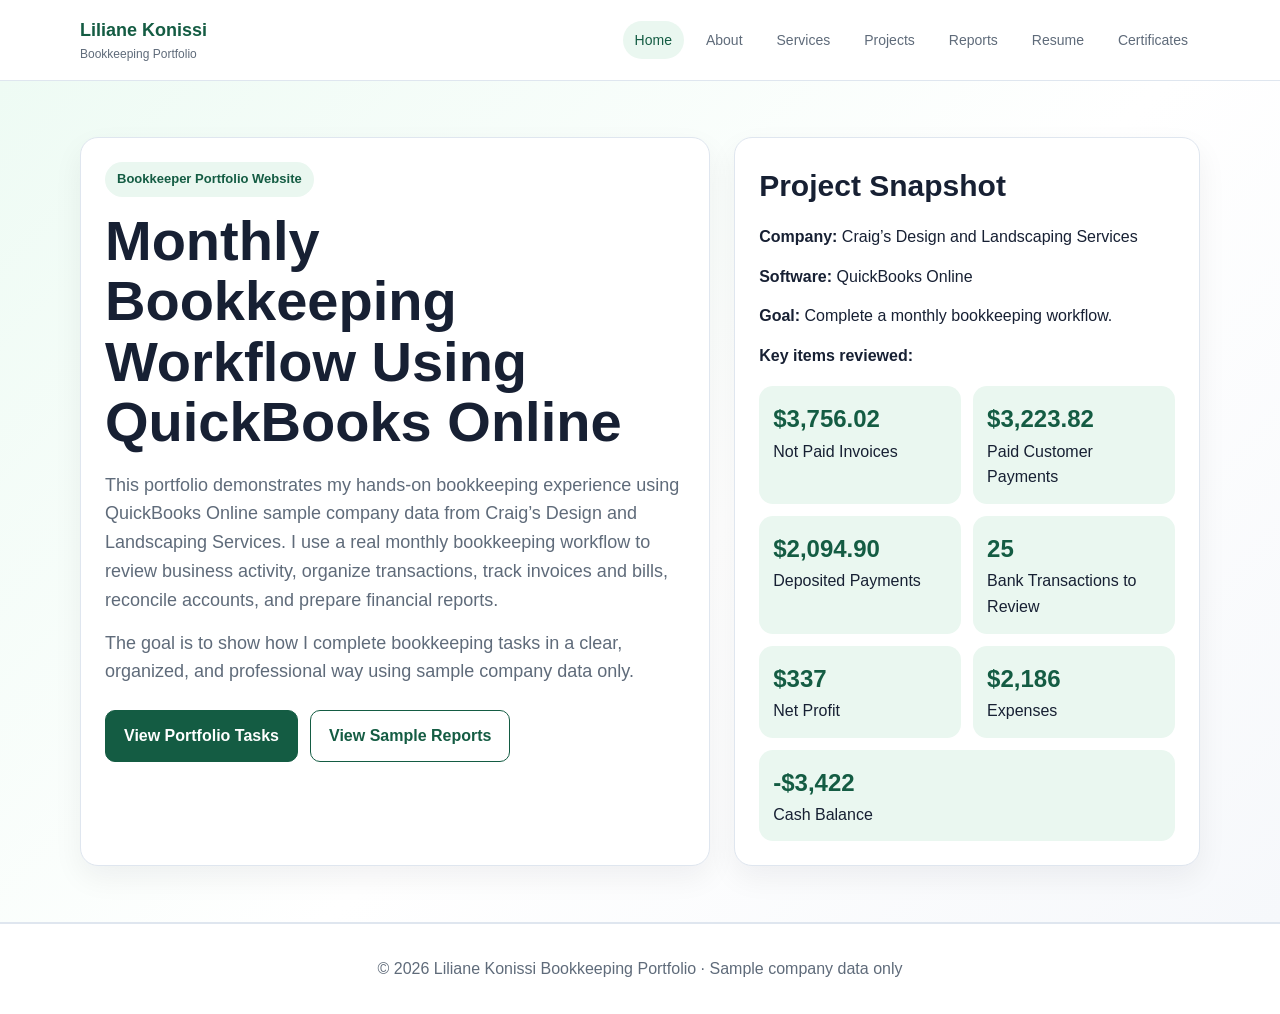
<file: index.html>
<!DOCTYPE html>
<html lang="en">
<head>
  <meta charset="UTF-8" />
  <meta name="viewport" content="width=device-width, initial-scale=1.0" />
  <title>Bookkeeper Portfolio | Home</title>
  <link rel="stylesheet" href="assets/css/style.css" />
</head>
<body>
<header class="topbar"><div class="container nav"><a class="logo" href="index.html">Liliane Konissi<span>Bookkeeping Portfolio</span></a><nav class="nav-links"><a href="index.html">Home</a><a href="pages/about.html">About</a><a href="pages/services.html">Services</a><a href="pages/projects.html">Projects</a><a href="pages/reports.html">Reports</a><a href="pages/contact.html">Resume</a><a href="pages/certificates.html">Certificates</a></nav></div></header>

<section class="hero home-hero">
  <div class="container home-side-by-side">
    <div class="card intro-card">
      <span class="badge">Bookkeeper Portfolio Website</span>
      <h1>Monthly Bookkeeping Workflow Using QuickBooks Online</h1>
      <p class="lead">This portfolio demonstrates my hands-on bookkeeping experience using QuickBooks Online sample company data from Craig’s Design and Landscaping Services. I use a real monthly bookkeeping workflow to review business activity, organize transactions, track invoices and bills, reconcile accounts, and prepare financial reports.</p>
      <p class="lead">The goal is to show how I complete bookkeeping tasks in a clear, organized, and professional way using sample company data only.</p>
      <div class="actions"><a class="btn" href="pages/projects.html">View Portfolio Tasks</a><a class="btn secondary" href="pages/reports.html">View Sample Reports</a></div>
    </div>

    <div class="card snapshot-card">
      <h2>Project Snapshot</h2>
      <p><strong>Company:</strong> Craig’s Design and Landscaping Services</p>
      <p><strong>Software:</strong> QuickBooks Online</p>
      <p><strong>Goal:</strong> Complete a monthly bookkeeping workflow.</p>
      <p><strong>Key items reviewed:</strong></p>
      <div class="kpi-list snapshot-kpis">
        <div class="kpi"><strong>$3,756.02</strong>Not Paid Invoices</div>
        <div class="kpi"><strong>$3,223.82</strong>Paid Customer Payments</div>
        <div class="kpi"><strong>$2,094.90</strong>Deposited Payments</div>
        <div class="kpi"><strong>25</strong>Bank Transactions to Review</div>
        <div class="kpi"><strong>$337</strong>Net Profit</div>
        <div class="kpi"><strong>$2,186</strong>Expenses</div>
        <div class="kpi"><strong>-$3,422</strong>Cash Balance</div>
      </div>
    </div>
  </div>
</section>

<footer class="footer"><div class="container">© 2026 Liliane Konissi Bookkeeping Portfolio · Sample company data only</div></footer>
<script src="assets/js/main.js"></script>
</body>
</html>
</file>
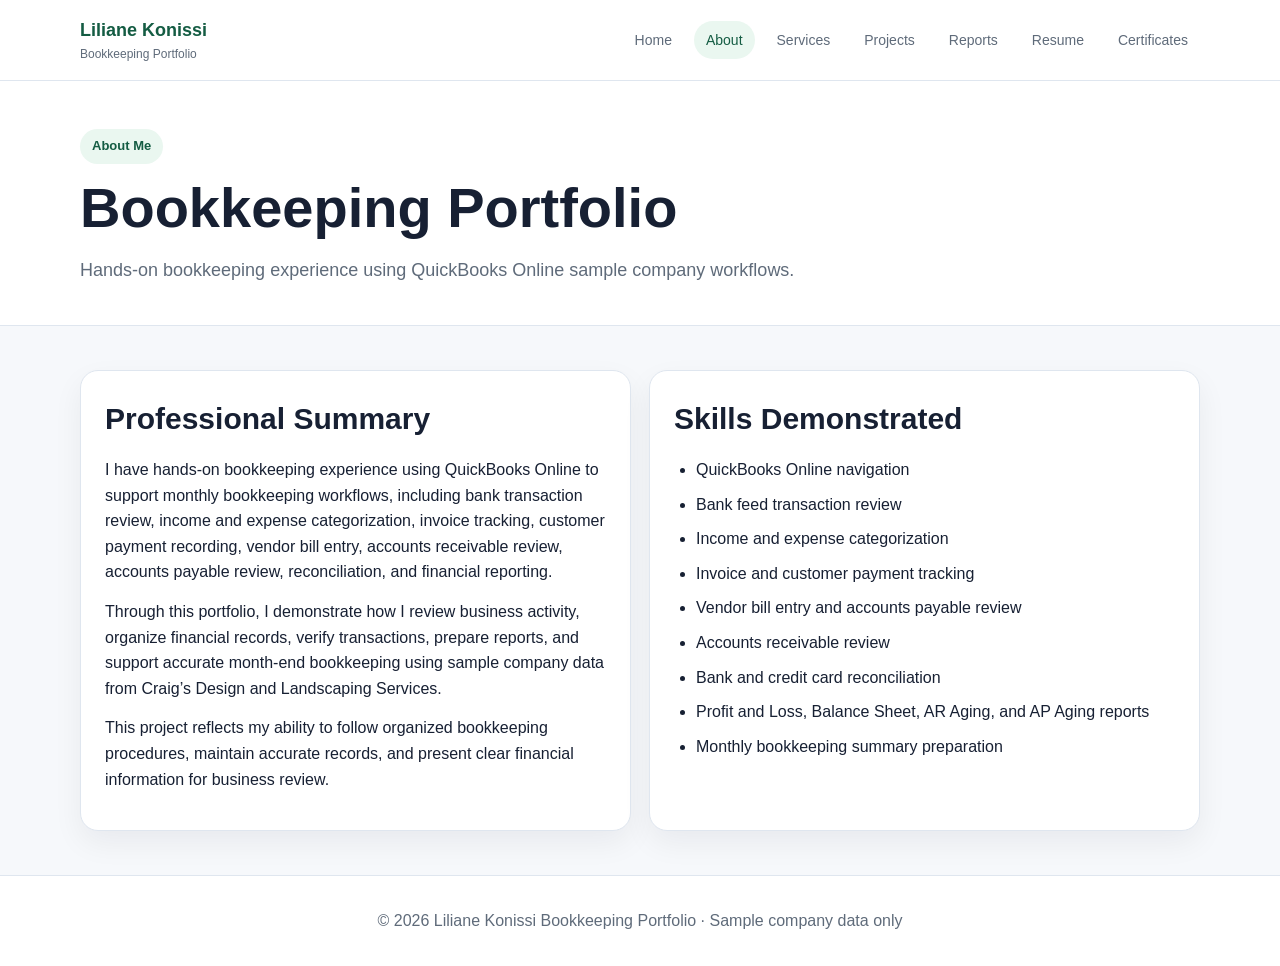
<file: pages/about.html>
<!DOCTYPE html>
<html lang="en">
<head>
  <meta charset="UTF-8" />
  <meta name="viewport" content="width=device-width, initial-scale=1.0" />
  <title>About | Bookkeeper Portfolio</title>
  <link rel="stylesheet" href="../assets/css/style.css" />
</head>
<body>
<header class="topbar"><div class="container nav"><a class="logo" href="../index.html">Liliane Konissi<span>Bookkeeping Portfolio</span></a><nav class="nav-links"><a href="../index.html">Home</a><a href="about.html">About</a><a href="services.html">Services</a><a href="projects.html">Projects</a><a href="reports.html">Reports</a><a href="contact.html">Resume</a><a href="certificates.html">Certificates</a></nav></div></header>
<section class="page-header"><div class="container"><span class="badge">About Me</span><h1>Bookkeeping Portfolio</h1><p class="lead">Hands-on bookkeeping experience using QuickBooks Online sample company workflows.</p></div></section>
<section class="section"><div class="container grid-2"><div class="card"><h2>Professional Summary</h2><p>I have hands-on bookkeeping experience using QuickBooks Online to support monthly bookkeeping workflows, including bank transaction review, income and expense categorization, invoice tracking, customer payment recording, vendor bill entry, accounts receivable review, accounts payable review, reconciliation, and financial reporting.</p><p>Through this portfolio, I demonstrate how I review business activity, organize financial records, verify transactions, prepare reports, and support accurate month-end bookkeeping using sample company data from Craig’s Design and Landscaping Services.</p><p>This project reflects my ability to follow organized bookkeeping procedures, maintain accurate records, and present clear financial information for business review.</p></div><div class="card"><h2>Skills Demonstrated</h2><ul class="checklist"><li>QuickBooks Online navigation</li><li>Bank feed transaction review</li><li>Income and expense categorization</li><li>Invoice and customer payment tracking</li><li>Vendor bill entry and accounts payable review</li><li>Accounts receivable review</li><li>Bank and credit card reconciliation</li><li>Profit and Loss, Balance Sheet, AR Aging, and AP Aging reports</li><li>Monthly bookkeeping summary preparation</li></ul></div></div></section>
<footer class="footer"><div class="container">© 2026 Liliane Konissi Bookkeeping Portfolio · Sample company data only</div></footer>
<script src="../assets/js/main.js"></script>
</body>
</html>
</file>
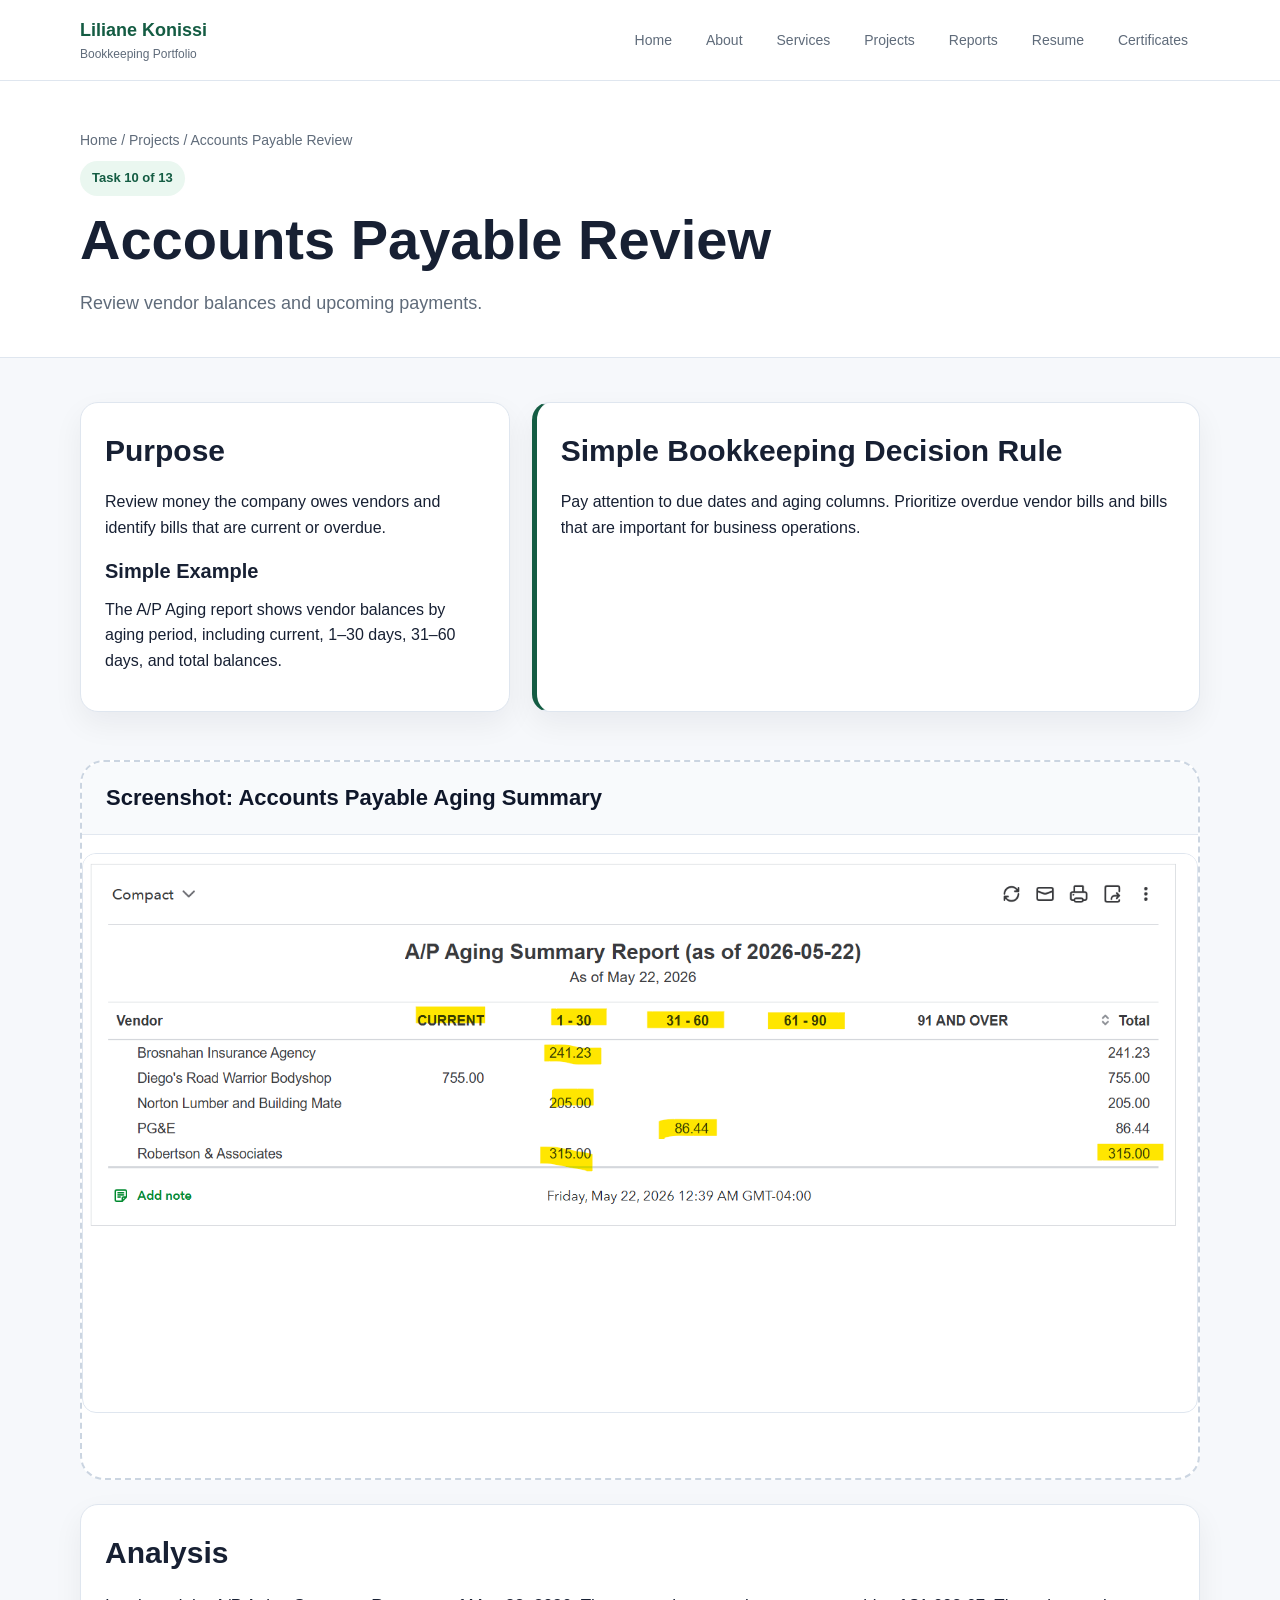
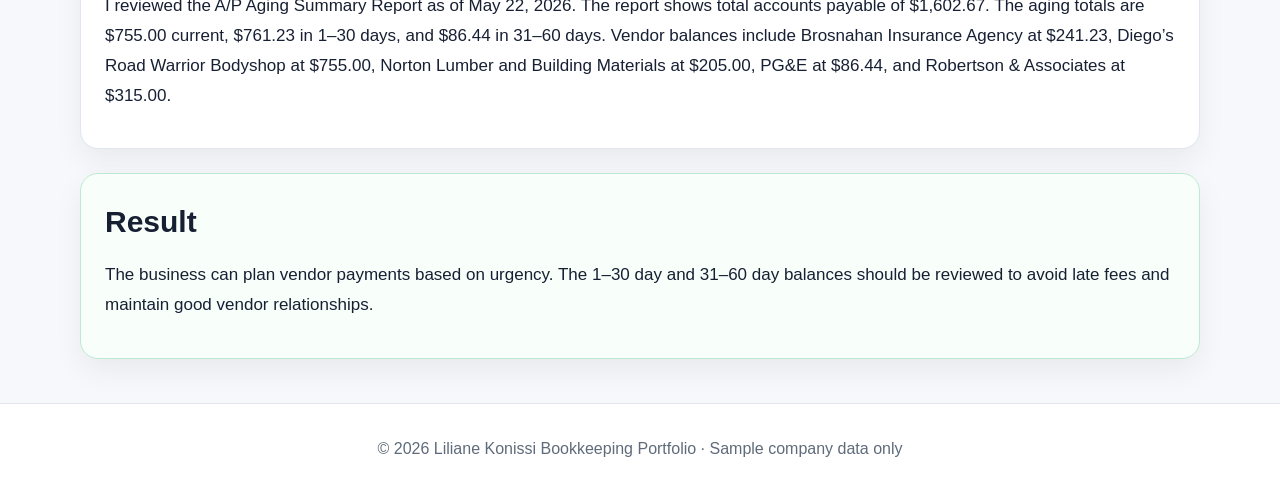
<file: pages/accounts-payable-review.html>
<!DOCTYPE html>
<html lang="en">
<head>
  <meta charset="UTF-8" />
  <meta name="viewport" content="width=device-width, initial-scale=1.0" />
  <title>Accounts Payable Review | Bookkeeper Portfolio</title>
  <link rel="stylesheet" href="../assets/css/style.css" />
</head>
<body>
<header class="topbar"><div class="container nav"><a class="logo" href="../index.html">Liliane Konissi<span>Bookkeeping Portfolio</span></a><nav class="nav-links"><a href="../index.html">Home</a><a href="../pages/about.html">About</a><a href="../pages/services.html">Services</a><a href="../pages/projects.html">Projects</a><a href="../pages/reports.html">Reports</a><a href="../pages/contact.html">Resume</a><a href="../pages/certificates.html">Certificates</a></nav></div></header>
<section class="page-header"><div class="container"><div class="breadcrumb"><a href="../index.html">Home</a> / <a href="../pages/projects.html">Projects</a> / Accounts Payable Review</div><span class="badge">Task 10 of 13</span><h1>Accounts Payable Review</h1><p class="lead">Review vendor balances and upcoming payments.</p></div></section>

<main class="section">
  <div class="container project-layout">
    <div class="info-grid">
      <section class="card info-block">
        <h2>Purpose</h2>
        <p>Review money the company owes vendors and identify bills that are current or overdue.</p>
        <h3>Simple Example</h3>
        <p>The A/P Aging report shows vendor balances by aging period, including current, 1–30 days, 31–60 days, and total balances.</p>
      </section>
      <section class="card info-block decision-rule-card">
        <h2>Simple Bookkeeping Decision Rule</h2>
        <p>Pay attention to due dates and aging columns. Prioritize overdue vendor bills and bills that are important for business operations.</p>
      </section>
    </div>

    <section class="screenshot-section screenshot-clean" aria-label="Screenshot area">
      <div class="screenshot-box screenshot-box-large screenshot-empty">
        <div class="screenshot-title">Screenshot: Accounts Payable Aging Summary</div>
        <img class="screenshot-img" src="../assets/screenshots/accounts-payable-review.png" alt="Accounts Payable Review screenshot" />
      </div>
    </section>

    <section class="card analysis-card">
      <h2>Analysis</h2>
      <p>I reviewed the A/P Aging Summary Report as of May 22, 2026. The report shows total accounts payable of $1,602.67. The aging totals are $755.00 current, $761.23 in 1–30 days, and $86.44 in 31–60 days. Vendor balances include Brosnahan Insurance Agency at $241.23, Diego’s Road Warrior Bodyshop at $755.00, Norton Lumber and Building Materials at $205.00, PG&E at $86.44, and Robertson & Associates at $315.00.</p>
    </section>

    <section class="card result-card">
      <h2>Result</h2>
      <p>The business can plan vendor payments based on urgency. The 1–30 day and 31–60 day balances should be reviewed to avoid late fees and maintain good vendor relationships.</p>
    </section>
  </div>
</main>
<footer class="footer"><div class="container">© 2026 Liliane Konissi Bookkeeping Portfolio · Sample company data only</div></footer>
<script src="../assets/js/main.js"></script>
</body>
</html>
</file>
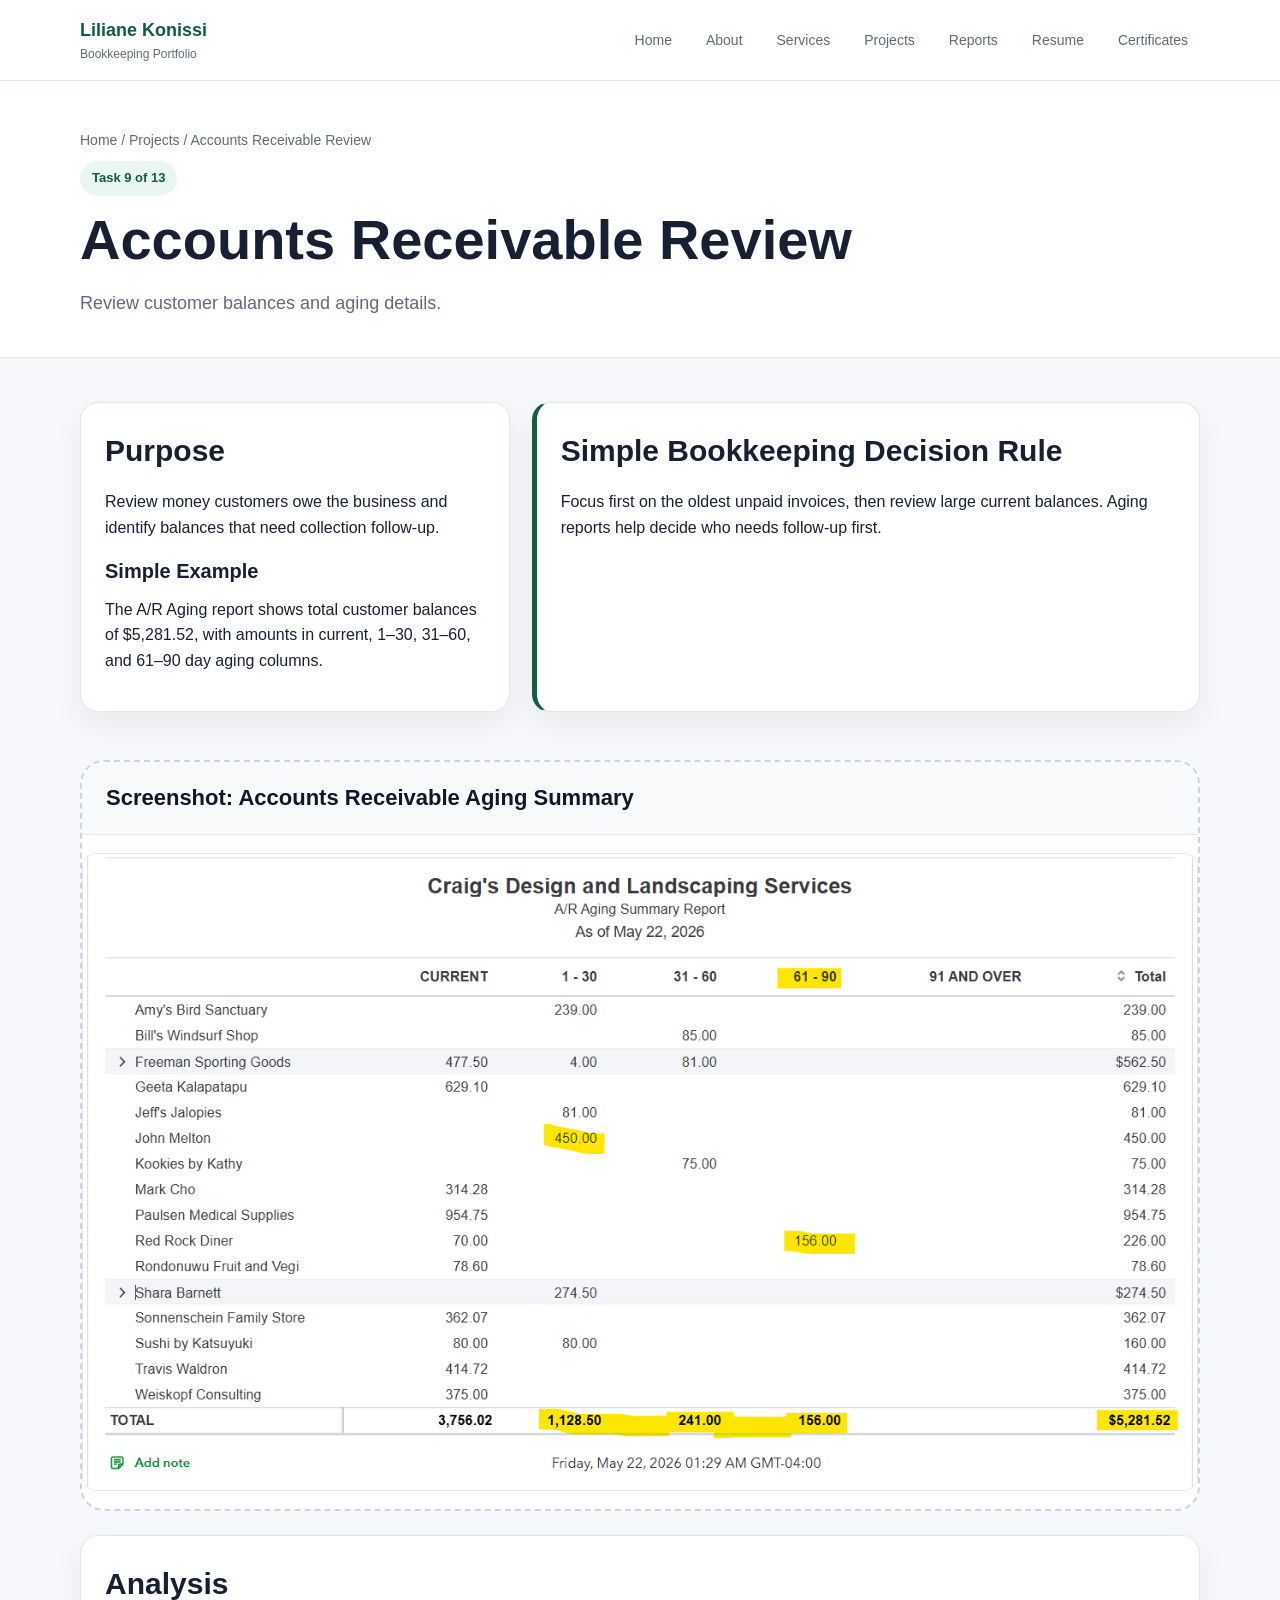
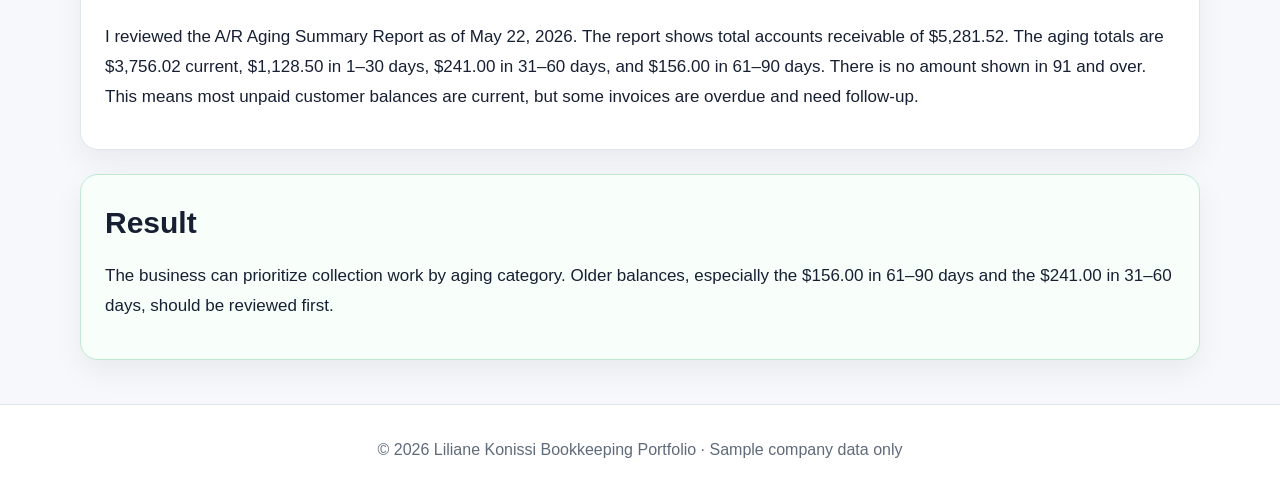
<file: pages/accounts-receivable-review.html>
<!DOCTYPE html>
<html lang="en">
<head>
  <meta charset="UTF-8" />
  <meta name="viewport" content="width=device-width, initial-scale=1.0" />
  <title>Accounts Receivable Review | Bookkeeper Portfolio</title>
  <link rel="stylesheet" href="../assets/css/style.css" />
</head>
<body>
<header class="topbar"><div class="container nav"><a class="logo" href="../index.html">Liliane Konissi<span>Bookkeeping Portfolio</span></a><nav class="nav-links"><a href="../index.html">Home</a><a href="../pages/about.html">About</a><a href="../pages/services.html">Services</a><a href="../pages/projects.html">Projects</a><a href="../pages/reports.html">Reports</a><a href="../pages/contact.html">Resume</a><a href="../pages/certificates.html">Certificates</a></nav></div></header>
<section class="page-header"><div class="container"><div class="breadcrumb"><a href="../index.html">Home</a> / <a href="../pages/projects.html">Projects</a> / Accounts Receivable Review</div><span class="badge">Task 9 of 13</span><h1>Accounts Receivable Review</h1><p class="lead">Review customer balances and aging details.</p></div></section>

<main class="section">
  <div class="container project-layout">
    <div class="info-grid">
      <section class="card info-block">
        <h2>Purpose</h2>
        <p>Review money customers owe the business and identify balances that need collection follow-up.</p>
        <h3>Simple Example</h3>
        <p>The A/R Aging report shows total customer balances of $5,281.52, with amounts in current, 1–30, 31–60, and 61–90 day aging columns.</p>
      </section>
      <section class="card info-block decision-rule-card">
        <h2>Simple Bookkeeping Decision Rule</h2>
        <p>Focus first on the oldest unpaid invoices, then review large current balances. Aging reports help decide who needs follow-up first.</p>
      </section>
    </div>

    <section class="screenshot-section screenshot-clean" aria-label="Screenshot area">
      <div class="screenshot-box screenshot-box-large screenshot-empty">
        <div class="screenshot-title">Screenshot: Accounts Receivable Aging Summary</div>
        <img class="screenshot-img" src="../assets/screenshots/accounts-receivable-review.png" alt="Accounts Receivable Review screenshot" />
      </div>
    </section>

    <section class="card analysis-card">
      <h2>Analysis</h2>
      <p>I reviewed the A/R Aging Summary Report as of May 22, 2026. The report shows total accounts receivable of $5,281.52. The aging totals are $3,756.02 current, $1,128.50 in 1–30 days, $241.00 in 31–60 days, and $156.00 in 61–90 days. There is no amount shown in 91 and over. This means most unpaid customer balances are current, but some invoices are overdue and need follow-up.</p>
    </section>

    <section class="card result-card">
      <h2>Result</h2>
      <p>The business can prioritize collection work by aging category. Older balances, especially the $156.00 in 61–90 days and the $241.00 in 31–60 days, should be reviewed first.</p>
    </section>
  </div>
</main>
<footer class="footer"><div class="container">© 2026 Liliane Konissi Bookkeeping Portfolio · Sample company data only</div></footer>
<script src="../assets/js/main.js"></script>
</body>
</html>
</file>
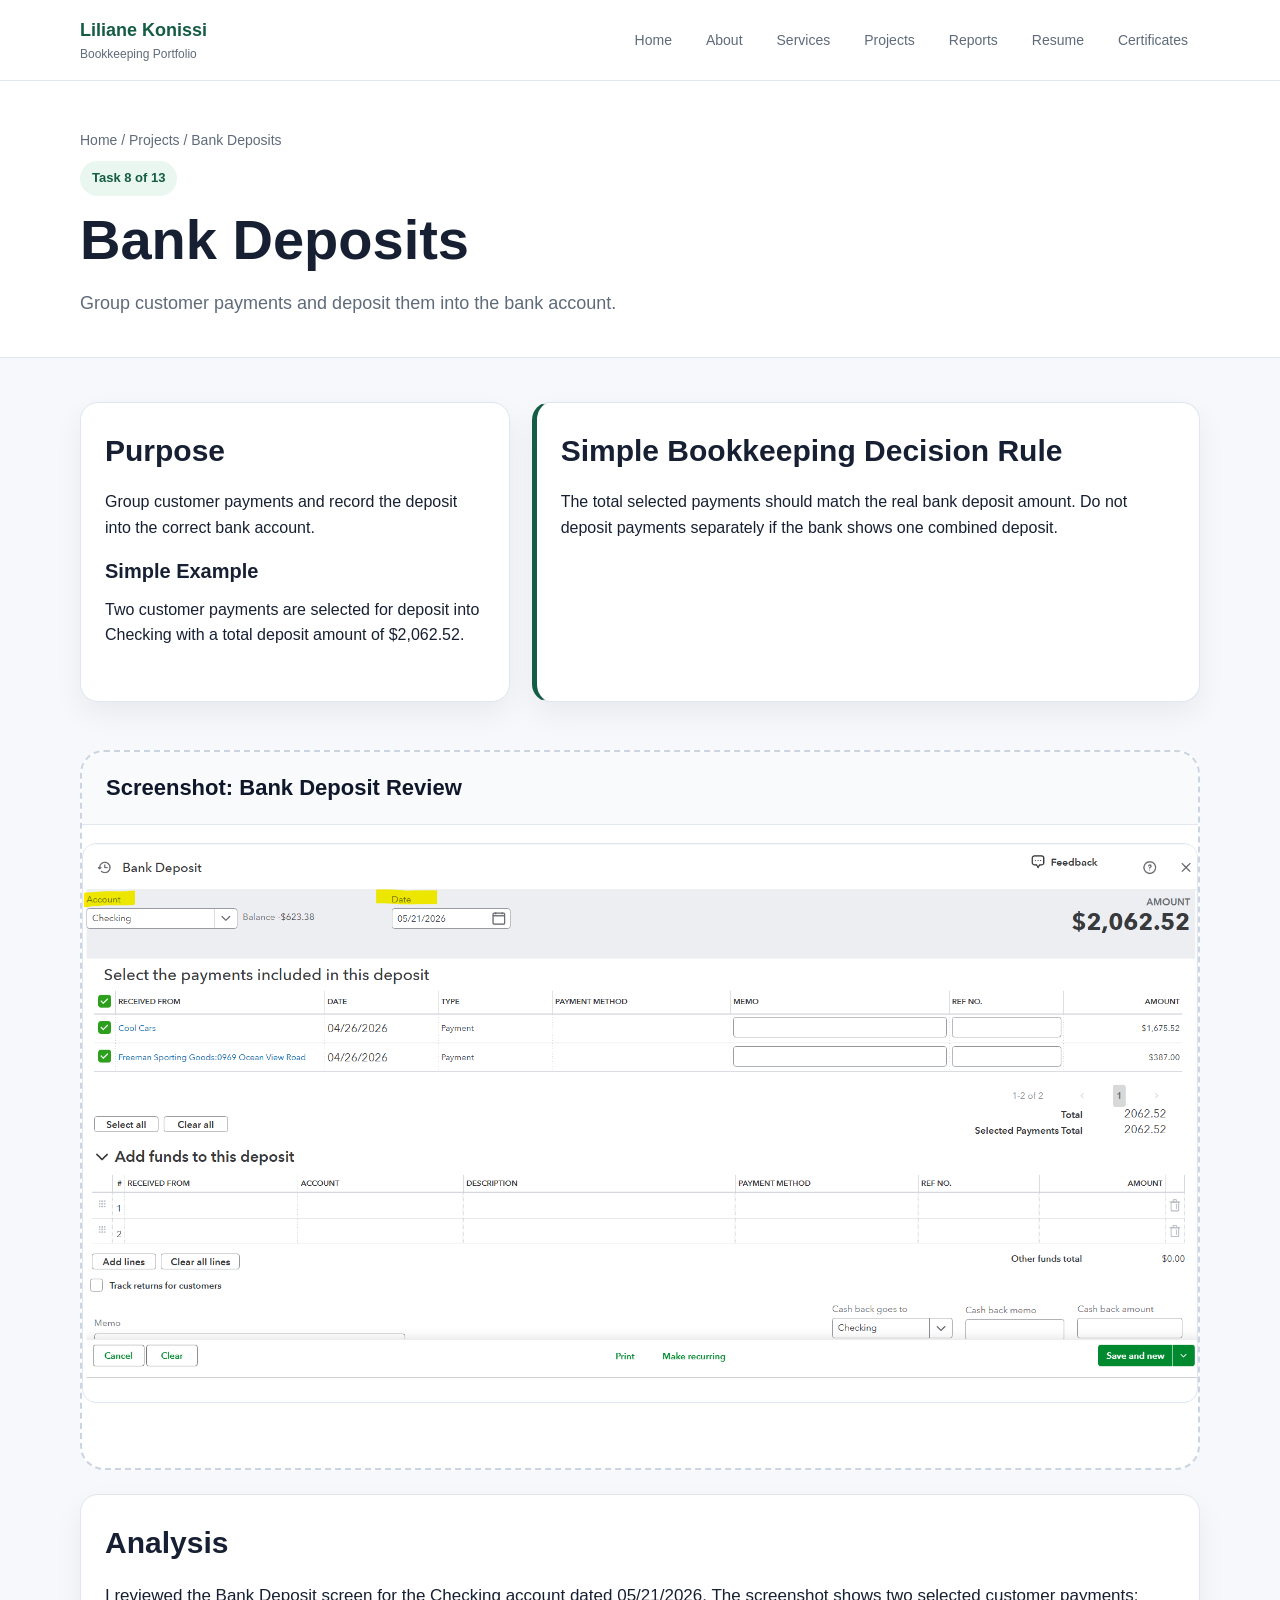
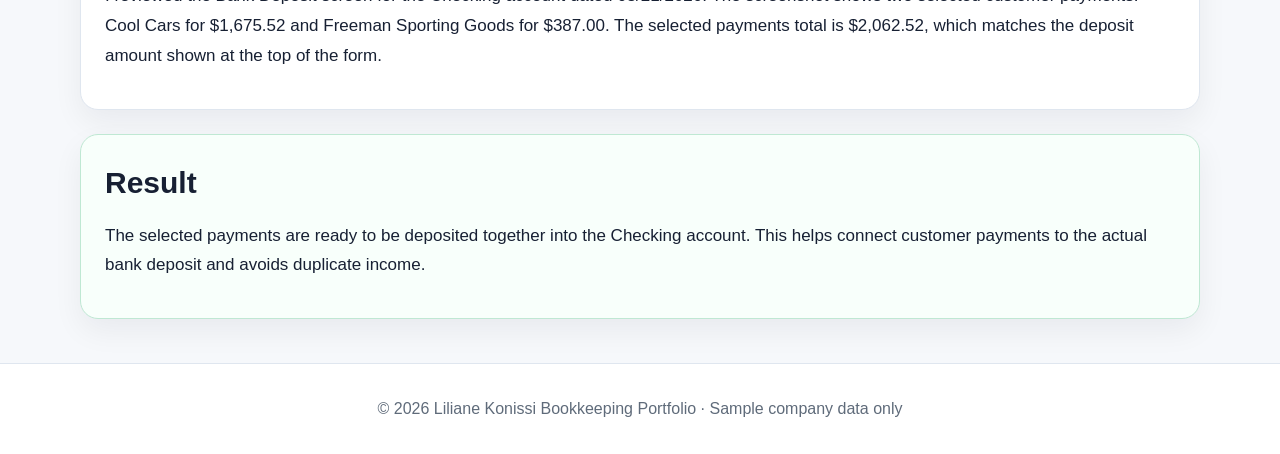
<file: pages/bank-deposits.html>
<!DOCTYPE html>
<html lang="en">
<head>
  <meta charset="UTF-8" />
  <meta name="viewport" content="width=device-width, initial-scale=1.0" />
  <title>Bank Deposits | Bookkeeper Portfolio</title>
  <link rel="stylesheet" href="../assets/css/style.css" />
</head>
<body>
<header class="topbar"><div class="container nav"><a class="logo" href="../index.html">Liliane Konissi<span>Bookkeeping Portfolio</span></a><nav class="nav-links"><a href="../index.html">Home</a><a href="../pages/about.html">About</a><a href="../pages/services.html">Services</a><a href="../pages/projects.html">Projects</a><a href="../pages/reports.html">Reports</a><a href="../pages/contact.html">Resume</a><a href="../pages/certificates.html">Certificates</a></nav></div></header>
<section class="page-header"><div class="container"><div class="breadcrumb"><a href="../index.html">Home</a> / <a href="../pages/projects.html">Projects</a> / Bank Deposits</div><span class="badge">Task 8 of 13</span><h1>Bank Deposits</h1><p class="lead">Group customer payments and deposit them into the bank account.</p></div></section>

<main class="section">
  <div class="container project-layout">
    <div class="info-grid">
      <section class="card info-block">
        <h2>Purpose</h2>
        <p>Group customer payments and record the deposit into the correct bank account.</p>
        <h3>Simple Example</h3>
        <p>Two customer payments are selected for deposit into Checking with a total deposit amount of $2,062.52.</p>
      </section>
      <section class="card info-block decision-rule-card">
        <h2>Simple Bookkeeping Decision Rule</h2>
        <p>The total selected payments should match the real bank deposit amount. Do not deposit payments separately if the bank shows one combined deposit.</p>
      </section>
    </div>

    <section class="screenshot-section screenshot-clean" aria-label="Screenshot area">
      <div class="screenshot-box screenshot-box-large screenshot-empty">
        <div class="screenshot-title">Screenshot: Bank Deposit Review</div>
        <img class="screenshot-img" src="../assets/screenshots/bank-deposits.png" alt="Bank Deposits screenshot" />
      </div>
    </section>

    <section class="card analysis-card">
      <h2>Analysis</h2>
      <p>I reviewed the Bank Deposit screen for the Checking account dated 05/21/2026. The screenshot shows two selected customer payments: Cool Cars for $1,675.52 and Freeman Sporting Goods for $387.00. The selected payments total is $2,062.52, which matches the deposit amount shown at the top of the form.</p>
    </section>

    <section class="card result-card">
      <h2>Result</h2>
      <p>The selected payments are ready to be deposited together into the Checking account. This helps connect customer payments to the actual bank deposit and avoids duplicate income.</p>
    </section>
  </div>
</main>
<footer class="footer"><div class="container">© 2026 Liliane Konissi Bookkeeping Portfolio · Sample company data only</div></footer>
<script src="../assets/js/main.js"></script>
</body>
</html>
</file>
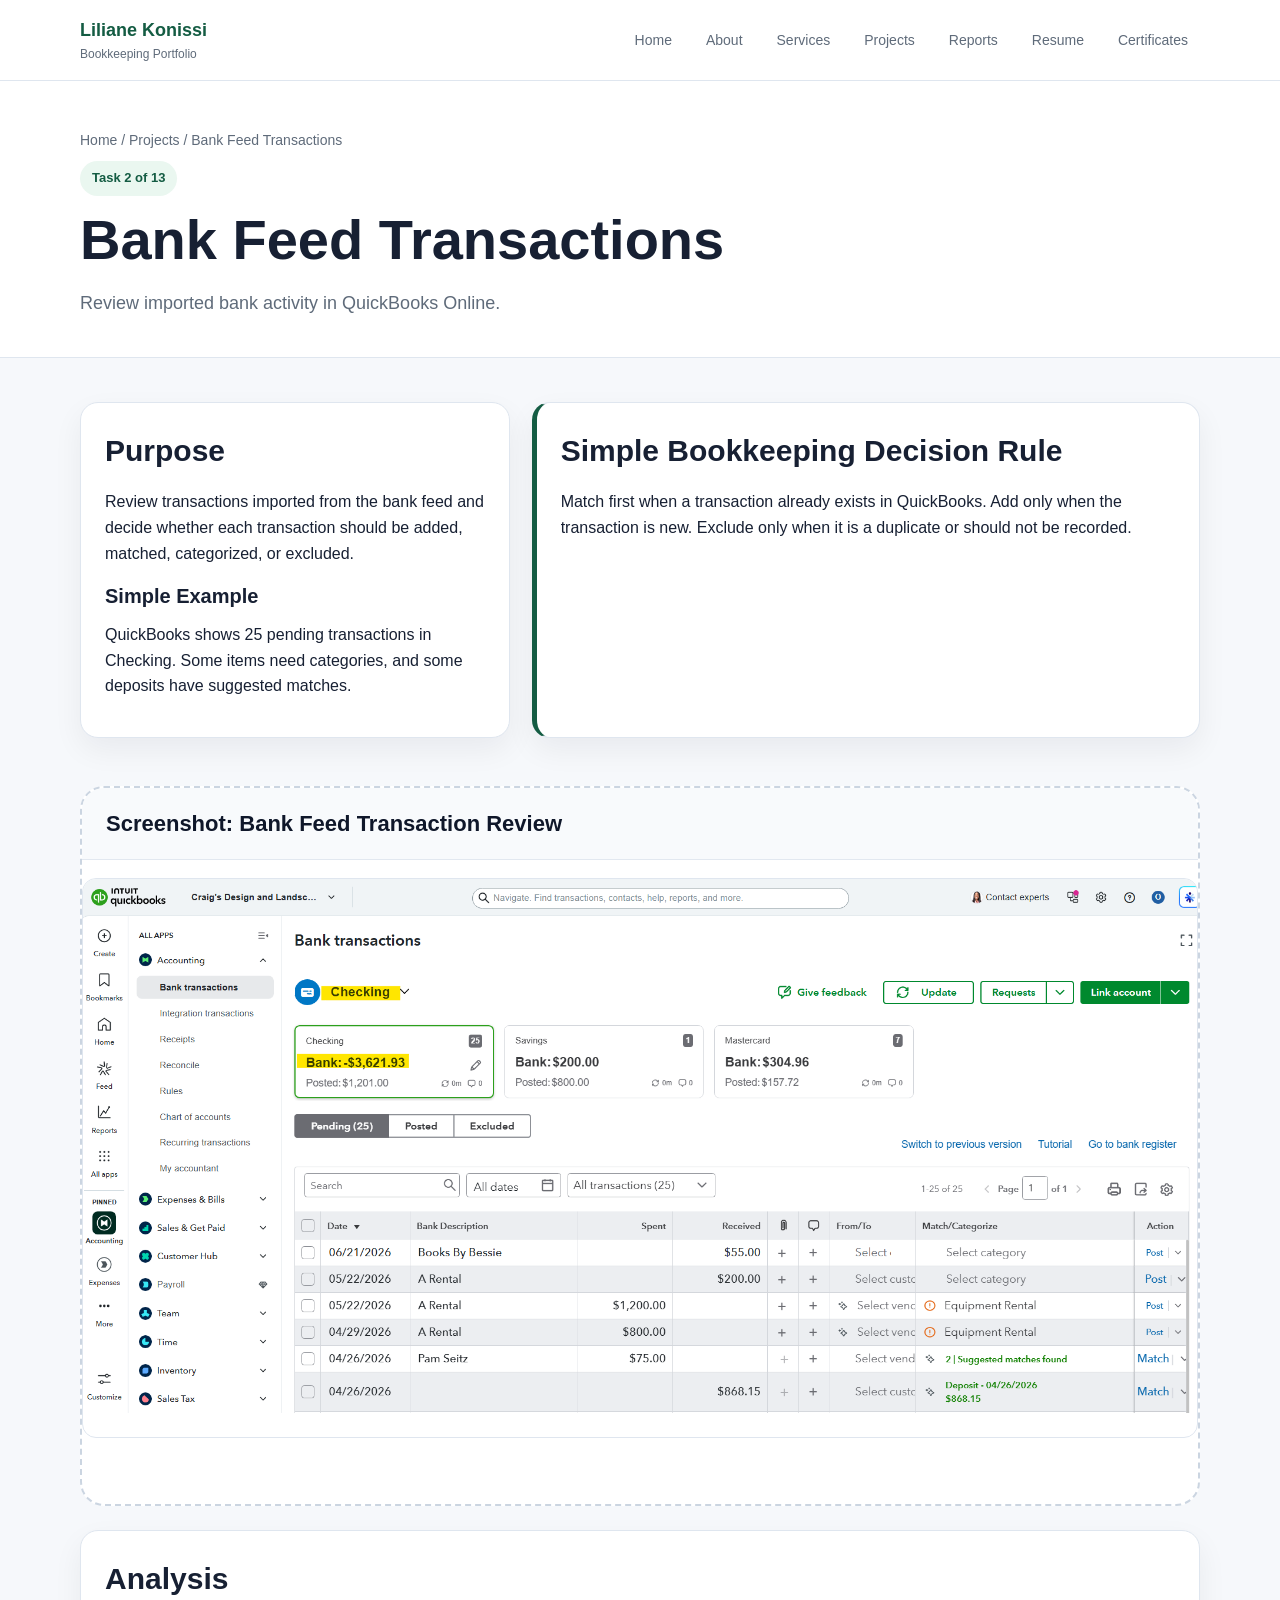
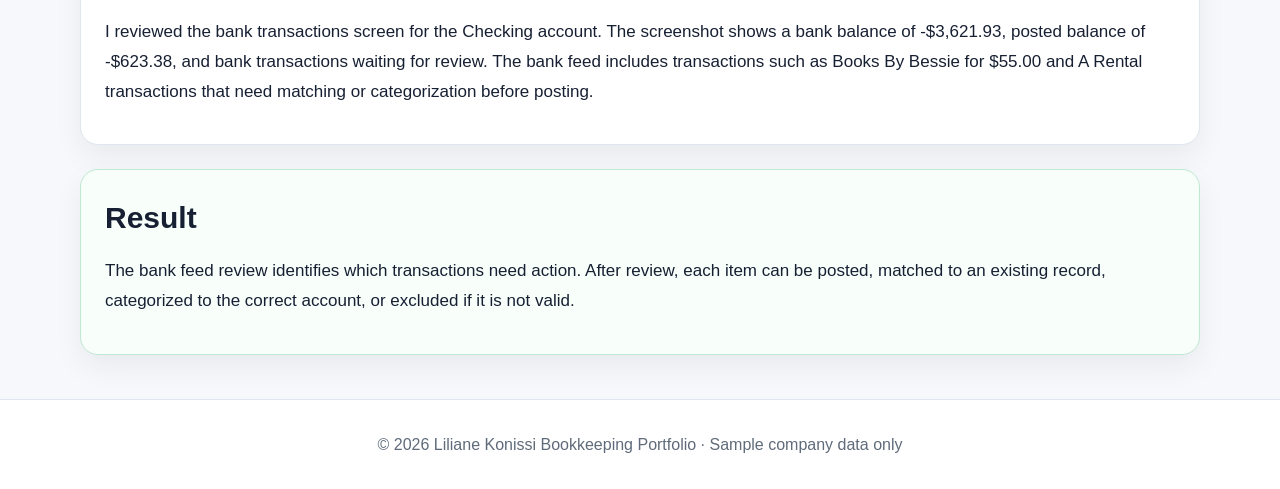
<file: pages/bank-feed.html>
<!DOCTYPE html>
<html lang="en">
<head>
  <meta charset="UTF-8" />
  <meta name="viewport" content="width=device-width, initial-scale=1.0" />
  <title>Bank Feed Transactions | Bookkeeper Portfolio</title>
  <link rel="stylesheet" href="../assets/css/style.css" />
</head>
<body>
<header class="topbar"><div class="container nav"><a class="logo" href="../index.html">Liliane Konissi<span>Bookkeeping Portfolio</span></a><nav class="nav-links"><a href="../index.html">Home</a><a href="../pages/about.html">About</a><a href="../pages/services.html">Services</a><a href="../pages/projects.html">Projects</a><a href="../pages/reports.html">Reports</a><a href="../pages/contact.html">Resume</a><a href="../pages/certificates.html">Certificates</a></nav></div></header>
<section class="page-header"><div class="container"><div class="breadcrumb"><a href="../index.html">Home</a> / <a href="../pages/projects.html">Projects</a> / Bank Feed Transactions</div><span class="badge">Task 2 of 13</span><h1>Bank Feed Transactions</h1><p class="lead">Review imported bank activity in QuickBooks Online.</p></div></section>

<main class="section">
  <div class="container project-layout">
    <div class="info-grid">
      <section class="card info-block">
        <h2>Purpose</h2>
        <p>Review transactions imported from the bank feed and decide whether each transaction should be added, matched, categorized, or excluded.</p>
        <h3>Simple Example</h3>
        <p>QuickBooks shows 25 pending transactions in Checking. Some items need categories, and some deposits have suggested matches.</p>
      </section>
      <section class="card info-block decision-rule-card">
        <h2>Simple Bookkeeping Decision Rule</h2>
        <p>Match first when a transaction already exists in QuickBooks. Add only when the transaction is new. Exclude only when it is a duplicate or should not be recorded.</p>
      </section>
    </div>

    <section class="screenshot-section screenshot-clean" aria-label="Screenshot area">
      <div class="screenshot-box screenshot-box-large screenshot-empty">
        <div class="screenshot-title">Screenshot: Bank Feed Transaction Review</div>
        <img class="screenshot-img" src="../assets/screenshots/bank-feed.png" alt="Bank Feed Transactions screenshot" />
      </div>
    </section>

    <section class="card analysis-card">
      <h2>Analysis</h2>
      <p>I reviewed the bank transactions screen for the Checking account. The screenshot shows a bank balance of -$3,621.93, posted balance of -$623.38, and bank transactions waiting for review. The bank feed includes transactions such as Books By Bessie for $55.00 and A Rental transactions that need matching or categorization before posting.</p>
    </section>

    <section class="card result-card">
      <h2>Result</h2>
      <p>The bank feed review identifies which transactions need action. After review, each item can be posted, matched to an existing record, categorized to the correct account, or excluded if it is not valid.</p>
    </section>
  </div>
</main>
<footer class="footer"><div class="container">© 2026 Liliane Konissi Bookkeeping Portfolio · Sample company data only</div></footer>
<script src="../assets/js/main.js"></script>
</body>
</html>
</file>
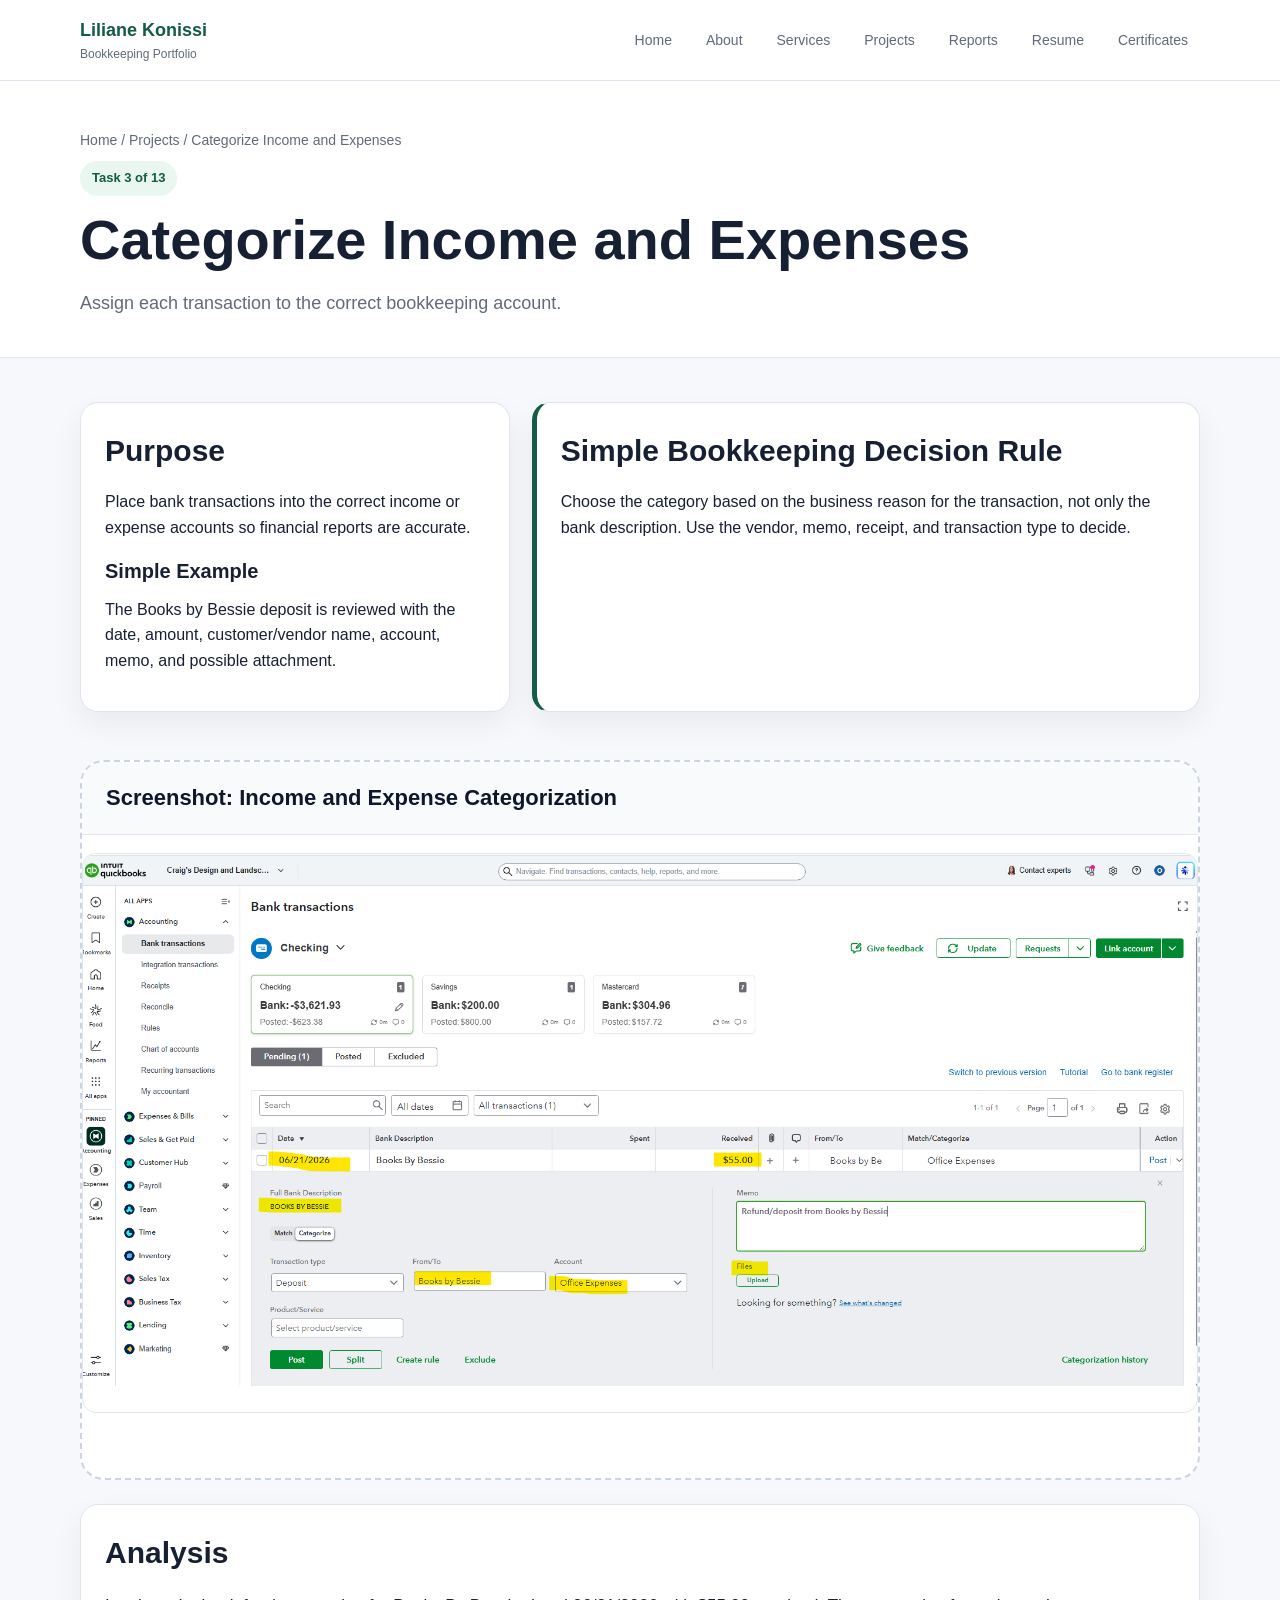
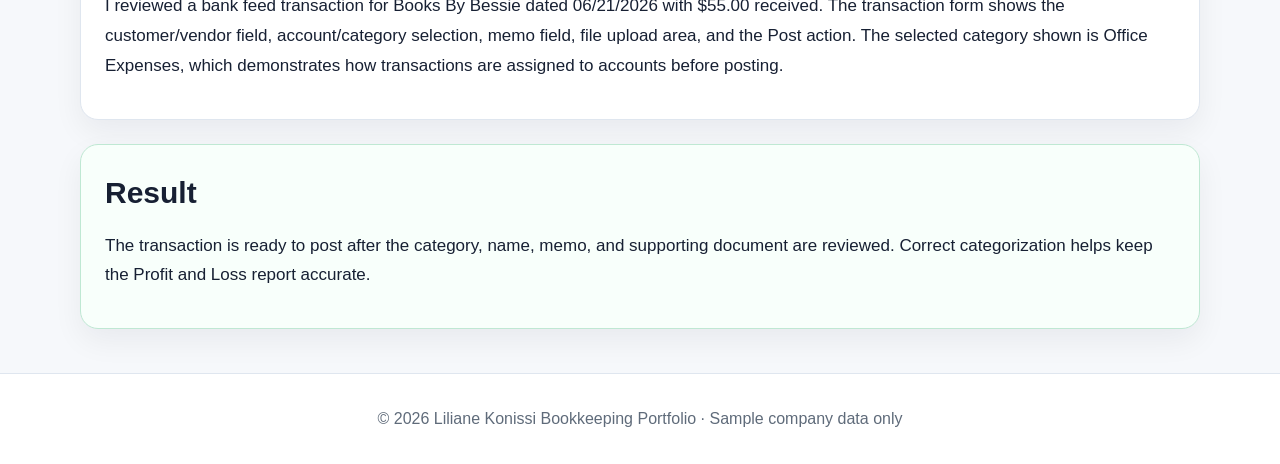
<file: pages/categorize-income-expenses.html>
<!DOCTYPE html>
<html lang="en">
<head>
  <meta charset="UTF-8" />
  <meta name="viewport" content="width=device-width, initial-scale=1.0" />
  <title>Categorize Income and Expenses | Bookkeeper Portfolio</title>
  <link rel="stylesheet" href="../assets/css/style.css" />
</head>
<body>
<header class="topbar"><div class="container nav"><a class="logo" href="../index.html">Liliane Konissi<span>Bookkeeping Portfolio</span></a><nav class="nav-links"><a href="../index.html">Home</a><a href="../pages/about.html">About</a><a href="../pages/services.html">Services</a><a href="../pages/projects.html">Projects</a><a href="../pages/reports.html">Reports</a><a href="../pages/contact.html">Resume</a><a href="../pages/certificates.html">Certificates</a></nav></div></header>
<section class="page-header"><div class="container"><div class="breadcrumb"><a href="../index.html">Home</a> / <a href="../pages/projects.html">Projects</a> / Categorize Income and Expenses</div><span class="badge">Task 3 of 13</span><h1>Categorize Income and Expenses</h1><p class="lead">Assign each transaction to the correct bookkeeping account.</p></div></section>

<main class="section">
  <div class="container project-layout">
    <div class="info-grid">
      <section class="card info-block">
        <h2>Purpose</h2>
        <p>Place bank transactions into the correct income or expense accounts so financial reports are accurate.</p>
        <h3>Simple Example</h3>
        <p>The Books by Bessie deposit is reviewed with the date, amount, customer/vendor name, account, memo, and possible attachment.</p>
      </section>
      <section class="card info-block decision-rule-card">
        <h2>Simple Bookkeeping Decision Rule</h2>
        <p>Choose the category based on the business reason for the transaction, not only the bank description. Use the vendor, memo, receipt, and transaction type to decide.</p>
      </section>
    </div>

    <section class="screenshot-section screenshot-clean" aria-label="Screenshot area">
      <div class="screenshot-box screenshot-box-large screenshot-empty">
        <div class="screenshot-title">Screenshot: Income and Expense Categorization</div>
        <img class="screenshot-img" src="../assets/screenshots/categorize-income-expenses.png" alt="Categorize Income and Expenses screenshot" />
      </div>
    </section>

    <section class="card analysis-card">
      <h2>Analysis</h2>
      <p>I reviewed a bank feed transaction for Books By Bessie dated 06/21/2026 with $55.00 received. The transaction form shows the customer/vendor field, account/category selection, memo field, file upload area, and the Post action. The selected category shown is Office Expenses, which demonstrates how transactions are assigned to accounts before posting.</p>
    </section>

    <section class="card result-card">
      <h2>Result</h2>
      <p>The transaction is ready to post after the category, name, memo, and supporting document are reviewed. Correct categorization helps keep the Profit and Loss report accurate.</p>
    </section>
  </div>
</main>
<footer class="footer"><div class="container">© 2026 Liliane Konissi Bookkeeping Portfolio · Sample company data only</div></footer>
<script src="../assets/js/main.js"></script>
</body>
</html>
</file>
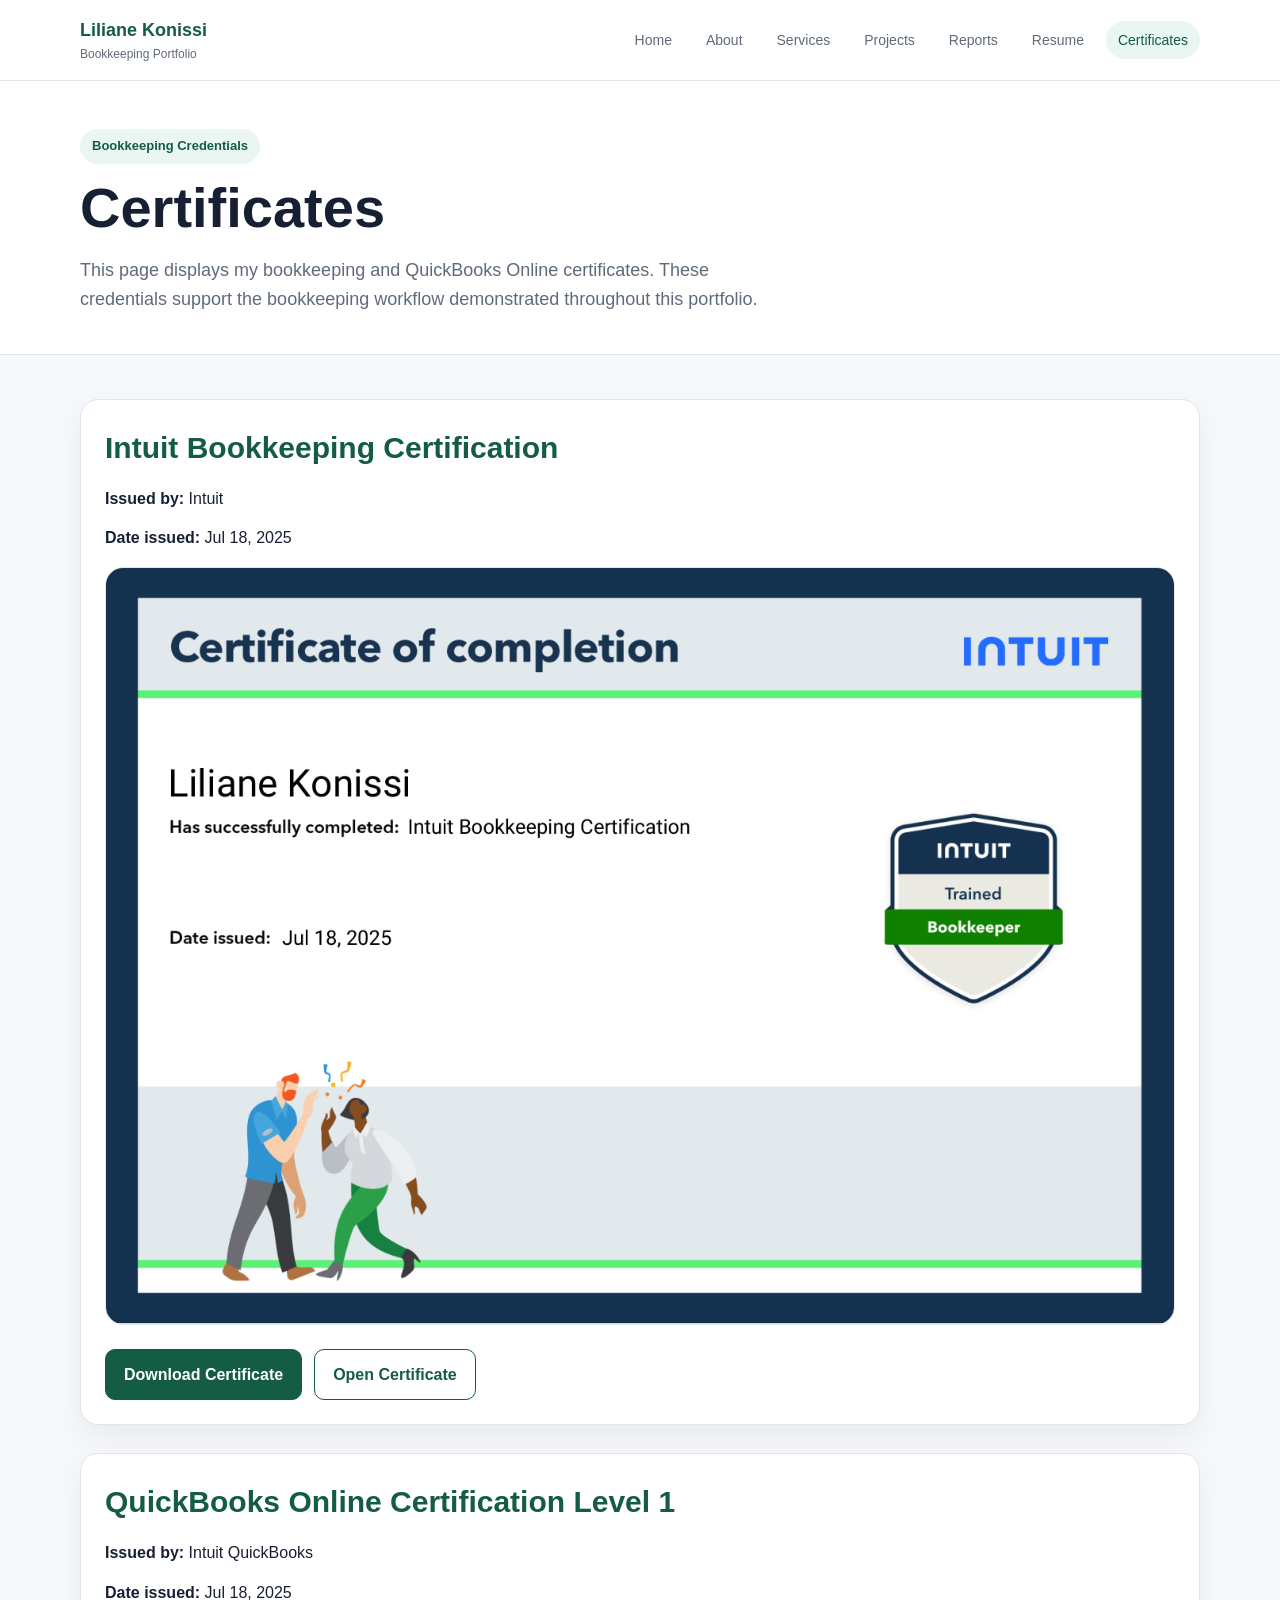
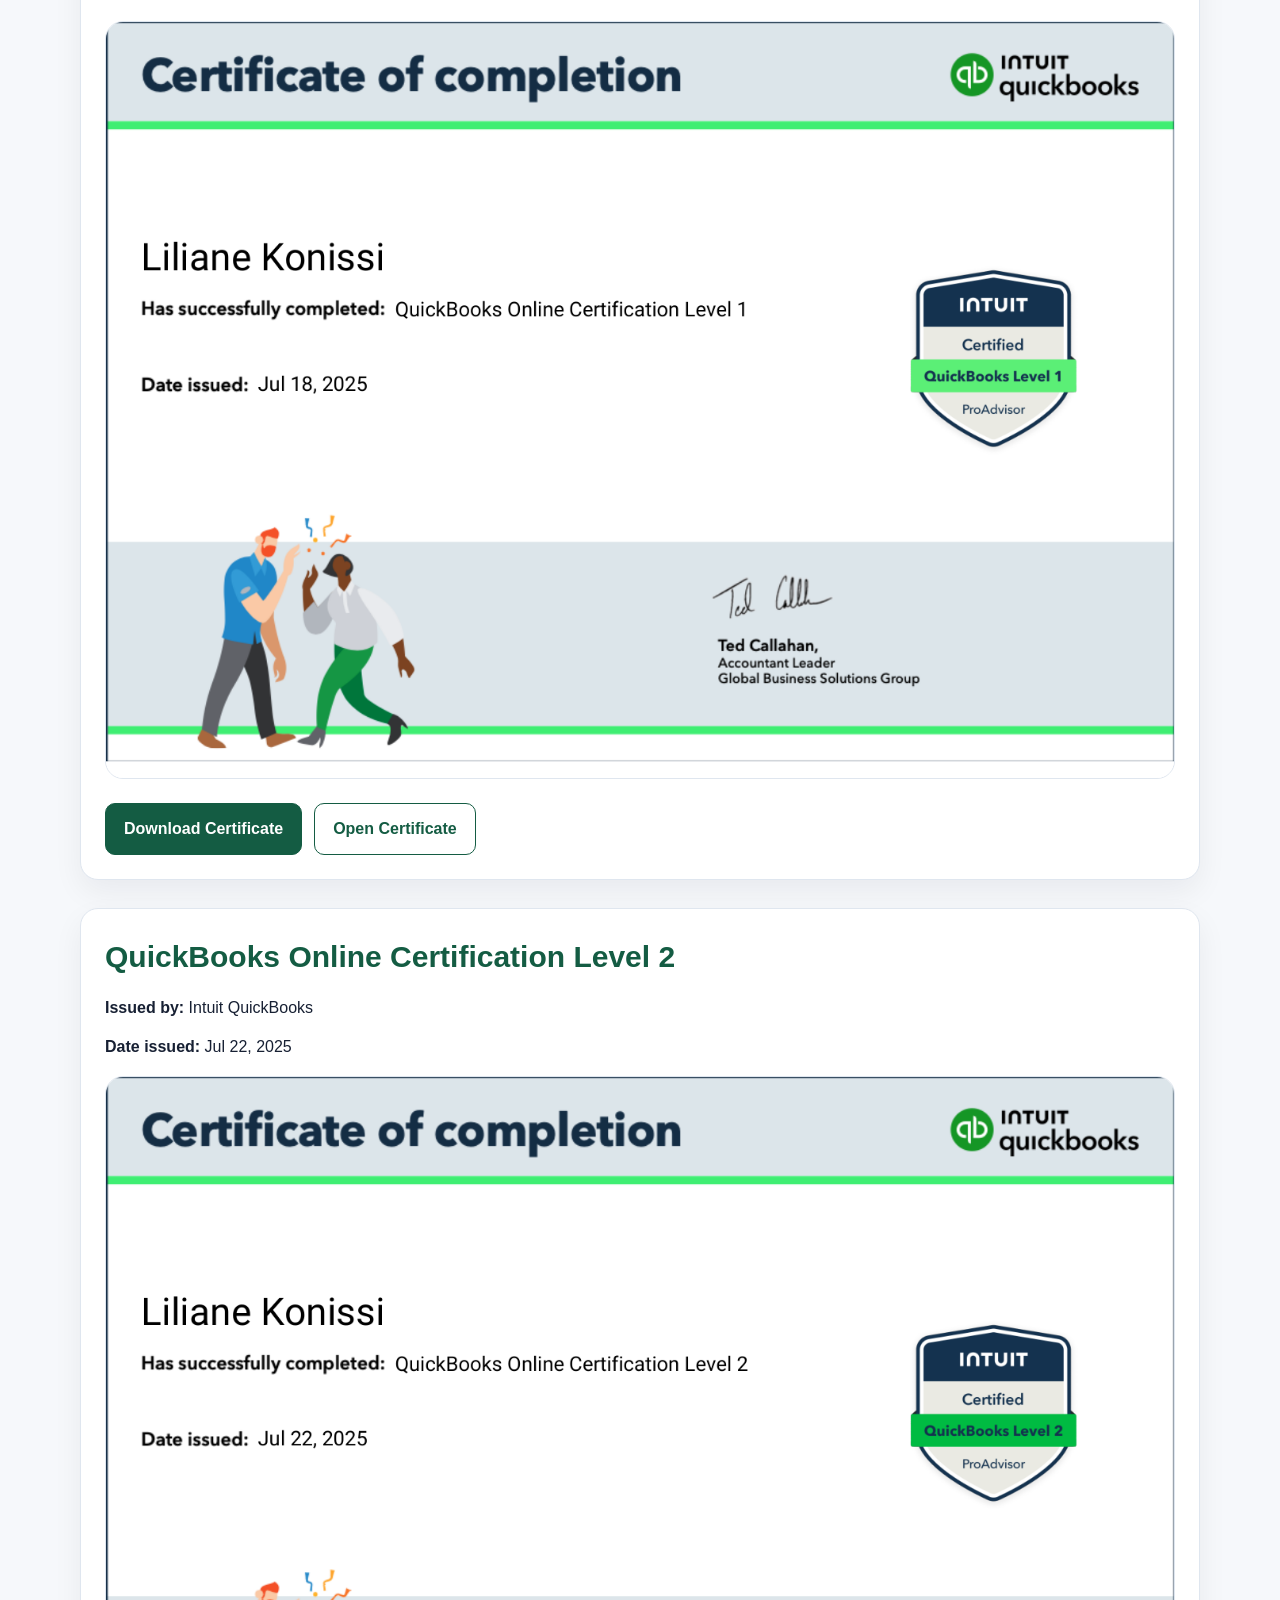
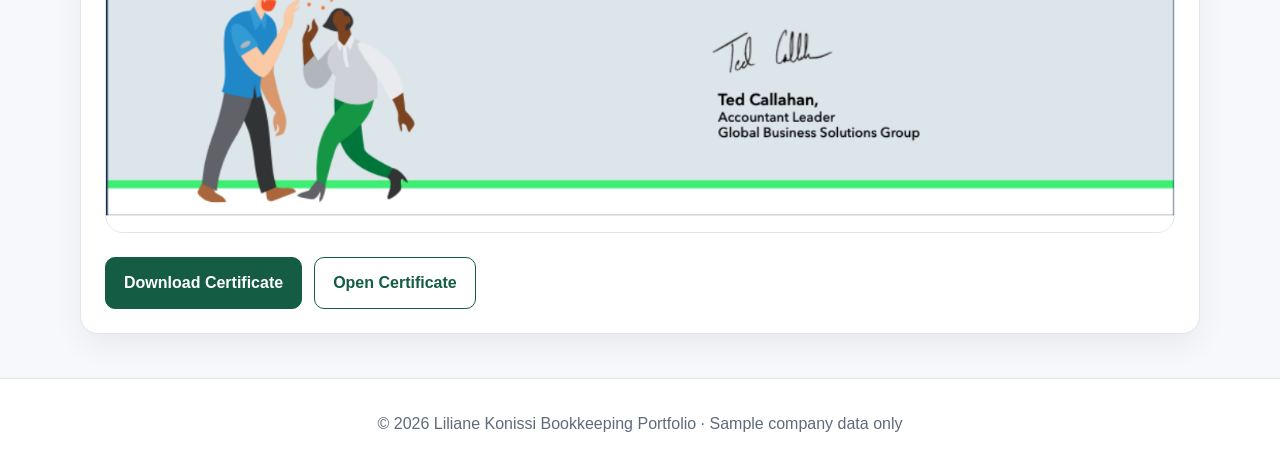
<file: pages/certificates.html>
<!DOCTYPE html>
<html lang="en">
<head>
  <meta charset="UTF-8" />
  <meta name="viewport" content="width=device-width, initial-scale=1.0" />
  <title>Certificates | Liliane Konissi Bookkeeping Portfolio</title>
  <link rel="stylesheet" href="../assets/css/style.css" />
</head>
<body>
<header class="topbar"><div class="container nav"><a class="logo" href="../index.html">Liliane Konissi<span>Bookkeeping Portfolio</span></a><nav class="nav-links"><a href="../index.html">Home</a><a href="about.html">About</a><a href="services.html">Services</a><a href="projects.html">Projects</a><a href="reports.html">Reports</a><a href="contact.html">Resume</a><a href="certificates.html">Certificates</a></nav></div></header>

<section class="page-header">
  <div class="container">
    <span class="badge">Bookkeeping Credentials</span>
    <h1>Certificates</h1>
    <p class="lead">This page displays my bookkeeping and QuickBooks Online certificates. These credentials support the bookkeeping workflow demonstrated throughout this portfolio.</p>
  </div>
</section>

<section class="section">
  <div class="container certificate-grid">
    <div class="card certificate-card">
      <h2>Intuit Bookkeeping Certification</h2>
      <p><strong>Issued by:</strong> Intuit</p>
      <p><strong>Date issued:</strong> Jul 18, 2025</p>
      <div class="certificate-image-box">
        <img src="../assets/certificates/intuit-bookkeeping-certification.png" alt="Intuit Bookkeeping Certification certificate for Liliane Konissi" />
      </div>
      <div class="actions">
        <a class="btn" href="../assets/certificates/intuit-bookkeeping-certification.pdf" download>Download Certificate</a>
        <a class="btn secondary" href="../assets/certificates/intuit-bookkeeping-certification.pdf" target="_blank" rel="noreferrer">Open Certificate</a>
      </div>
    </div>
    <div class="card certificate-card">
      <h2>QuickBooks Online Certification Level 1</h2>
      <p><strong>Issued by:</strong> Intuit QuickBooks</p>
      <p><strong>Date issued:</strong> Jul 18, 2025</p>
      <div class="certificate-image-box">
        <img src="../assets/certificates/quickbooks-online-level-1.png" alt="QuickBooks Online Certification Level 1 certificate for Liliane Konissi" />
      </div>
      <div class="actions">
        <a class="btn" href="../assets/certificates/quickbooks-online-level-1.pdf" download>Download Certificate</a>
        <a class="btn secondary" href="../assets/certificates/quickbooks-online-level-1.pdf" target="_blank" rel="noreferrer">Open Certificate</a>
      </div>
    </div>
    <div class="card certificate-card">
      <h2>QuickBooks Online Certification Level 2</h2>
      <p><strong>Issued by:</strong> Intuit QuickBooks</p>
      <p><strong>Date issued:</strong> Jul 22, 2025</p>
      <div class="certificate-image-box">
        <img src="../assets/certificates/quickbooks-online-level-2.png" alt="QuickBooks Online Certification Level 2 certificate for Liliane Konissi" />
      </div>
      <div class="actions">
        <a class="btn" href="../assets/certificates/quickbooks-online-level-2.pdf" download>Download Certificate</a>
        <a class="btn secondary" href="../assets/certificates/quickbooks-online-level-2.pdf" target="_blank" rel="noreferrer">Open Certificate</a>
      </div>
    </div>
  </div>
</section>

<footer class="footer"><div class="container">© 2026 Liliane Konissi Bookkeeping Portfolio · Sample company data only</div></footer>
<script src="../assets/js/main.js"></script>
</body>
</html>
</file>
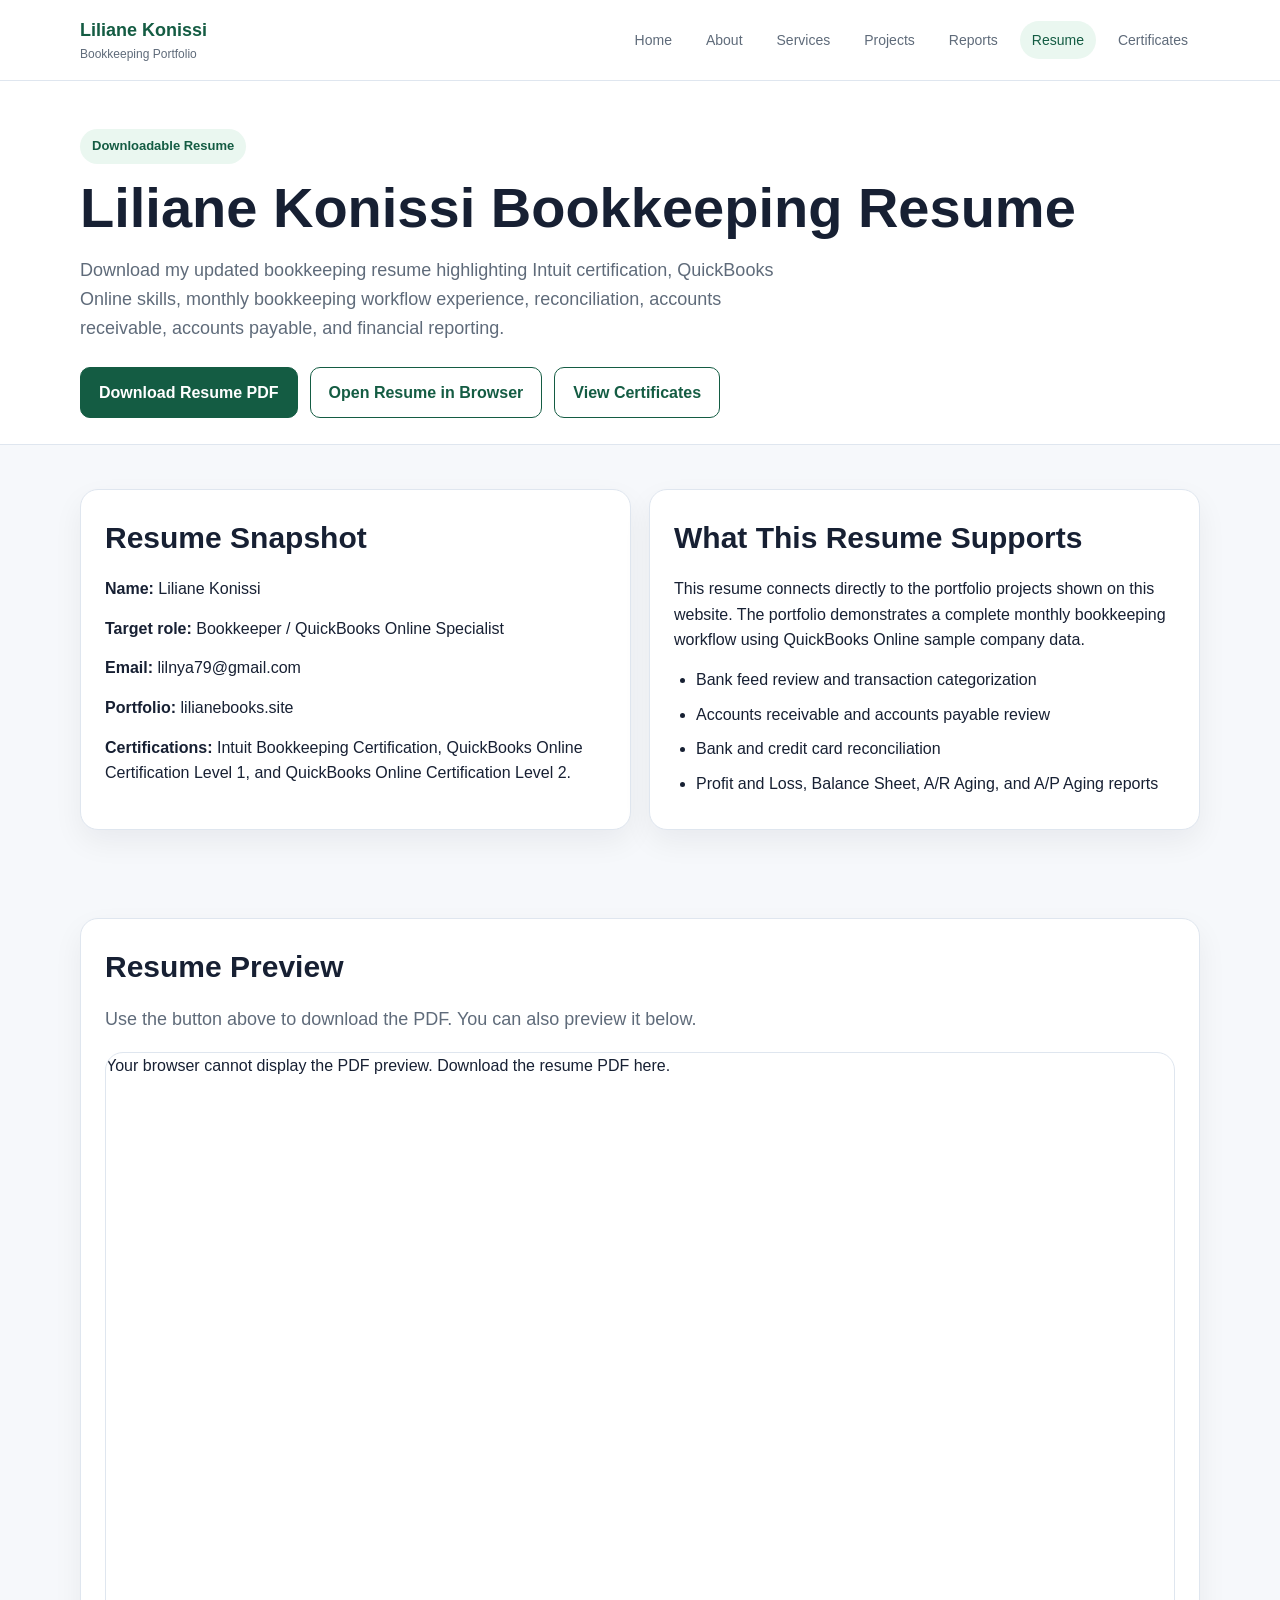
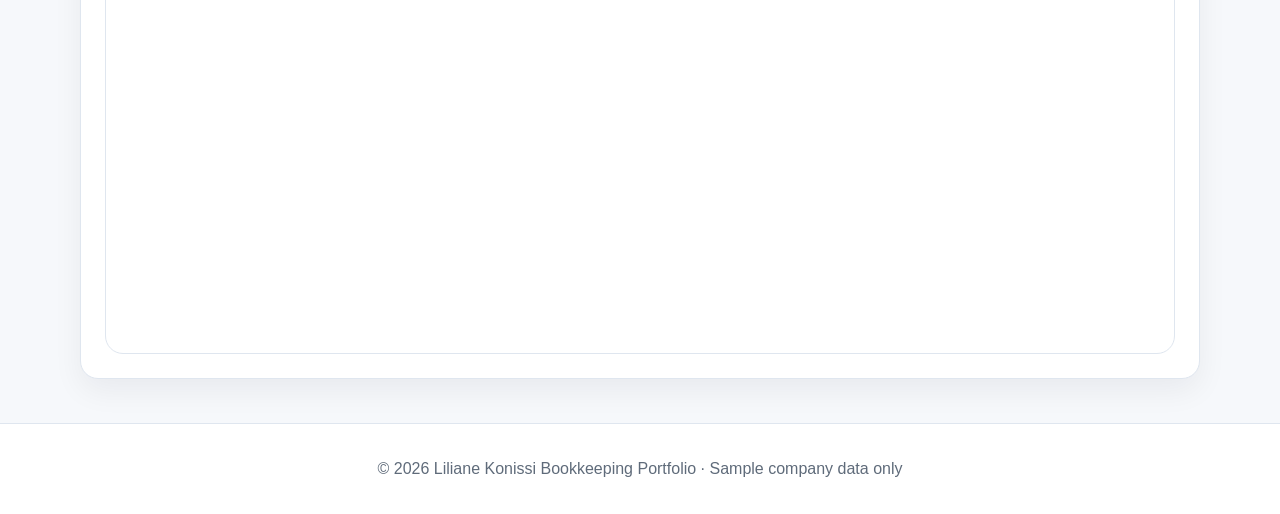
<file: pages/contact.html>
<!DOCTYPE html>
<html lang="en">
<head>
  <meta charset="UTF-8" />
  <meta name="viewport" content="width=device-width, initial-scale=1.0" />
  <title>Resume | Liliane Konissi Bookkeeping Portfolio</title>
  <link rel="stylesheet" href="../assets/css/style.css" />
</head>
<body>
<header class="topbar"><div class="container nav"><a class="logo" href="../index.html">Liliane Konissi<span>Bookkeeping Portfolio</span></a><nav class="nav-links"><a href="../index.html">Home</a><a href="about.html">About</a><a href="services.html">Services</a><a href="projects.html">Projects</a><a href="reports.html">Reports</a><a href="contact.html">Resume</a><a href="certificates.html">Certificates</a></nav></div></header>

<section class="page-header">
  <div class="container">
    <span class="badge">Downloadable Resume</span>
    <h1>Liliane Konissi Bookkeeping Resume</h1>
    <p class="lead">Download my updated bookkeeping resume highlighting Intuit certification, QuickBooks Online skills, monthly bookkeeping workflow experience, reconciliation, accounts receivable, accounts payable, and financial reporting.</p>
    <div class="actions">
      <a class="btn" href="../assets/resume/Liliane_Konissi_Bookkeeping_Resume.pdf" download>Download Resume PDF</a>
      <a class="btn secondary" href="../assets/resume/Liliane_Konissi_Bookkeeping_Resume.pdf" target="_blank" rel="noreferrer">Open Resume in Browser</a>
      <a class="btn secondary" href="certificates.html">View Certificates</a>
    </div>
  </div>
</section>

<section class="section">
  <div class="container grid-2">
    <div class="card">
      <h2>Resume Snapshot</h2>
      <p><strong>Name:</strong> Liliane Konissi</p>
      <p><strong>Target role:</strong> Bookkeeper / QuickBooks Online Specialist</p>
      <p><strong>Email:</strong> lilnya79@gmail.com</p>
      <p><strong>Portfolio:</strong> lilianebooks.site</p>
      <p><strong>Certifications:</strong> Intuit Bookkeeping Certification, QuickBooks Online Certification Level 1, and QuickBooks Online Certification Level 2.</p>
    </div>
    <div class="card">
      <h2>What This Resume Supports</h2>
      <p>This resume connects directly to the portfolio projects shown on this website. The portfolio demonstrates a complete monthly bookkeeping workflow using QuickBooks Online sample company data.</p>
      <ul class="checklist">
        <li>Bank feed review and transaction categorization</li>
        <li>Accounts receivable and accounts payable review</li>
        <li>Bank and credit card reconciliation</li>
        <li>Profit and Loss, Balance Sheet, A/R Aging, and A/P Aging reports</li>
      </ul>
    </div>
  </div>
</section>

<section class="section resume-preview-section">
  <div class="container">
    <div class="card">
      <h2>Resume Preview</h2>
      <p class="lead">Use the button above to download the PDF. You can also preview it below.</p>
      <div class="resume-viewer">
        <object data="../assets/resume/Liliane_Konissi_Bookkeeping_Resume.pdf" type="application/pdf">
          <p>Your browser cannot display the PDF preview. <a href="../assets/resume/Liliane_Konissi_Bookkeeping_Resume.pdf" download>Download the resume PDF here.</a></p>
        </object>
      </div>
    </div>
  </div>
</section>

<footer class="footer"><div class="container">© 2026 Liliane Konissi Bookkeeping Portfolio · Sample company data only</div></footer>
<script src="../assets/js/main.js"></script>
</body>
</html>
</file>
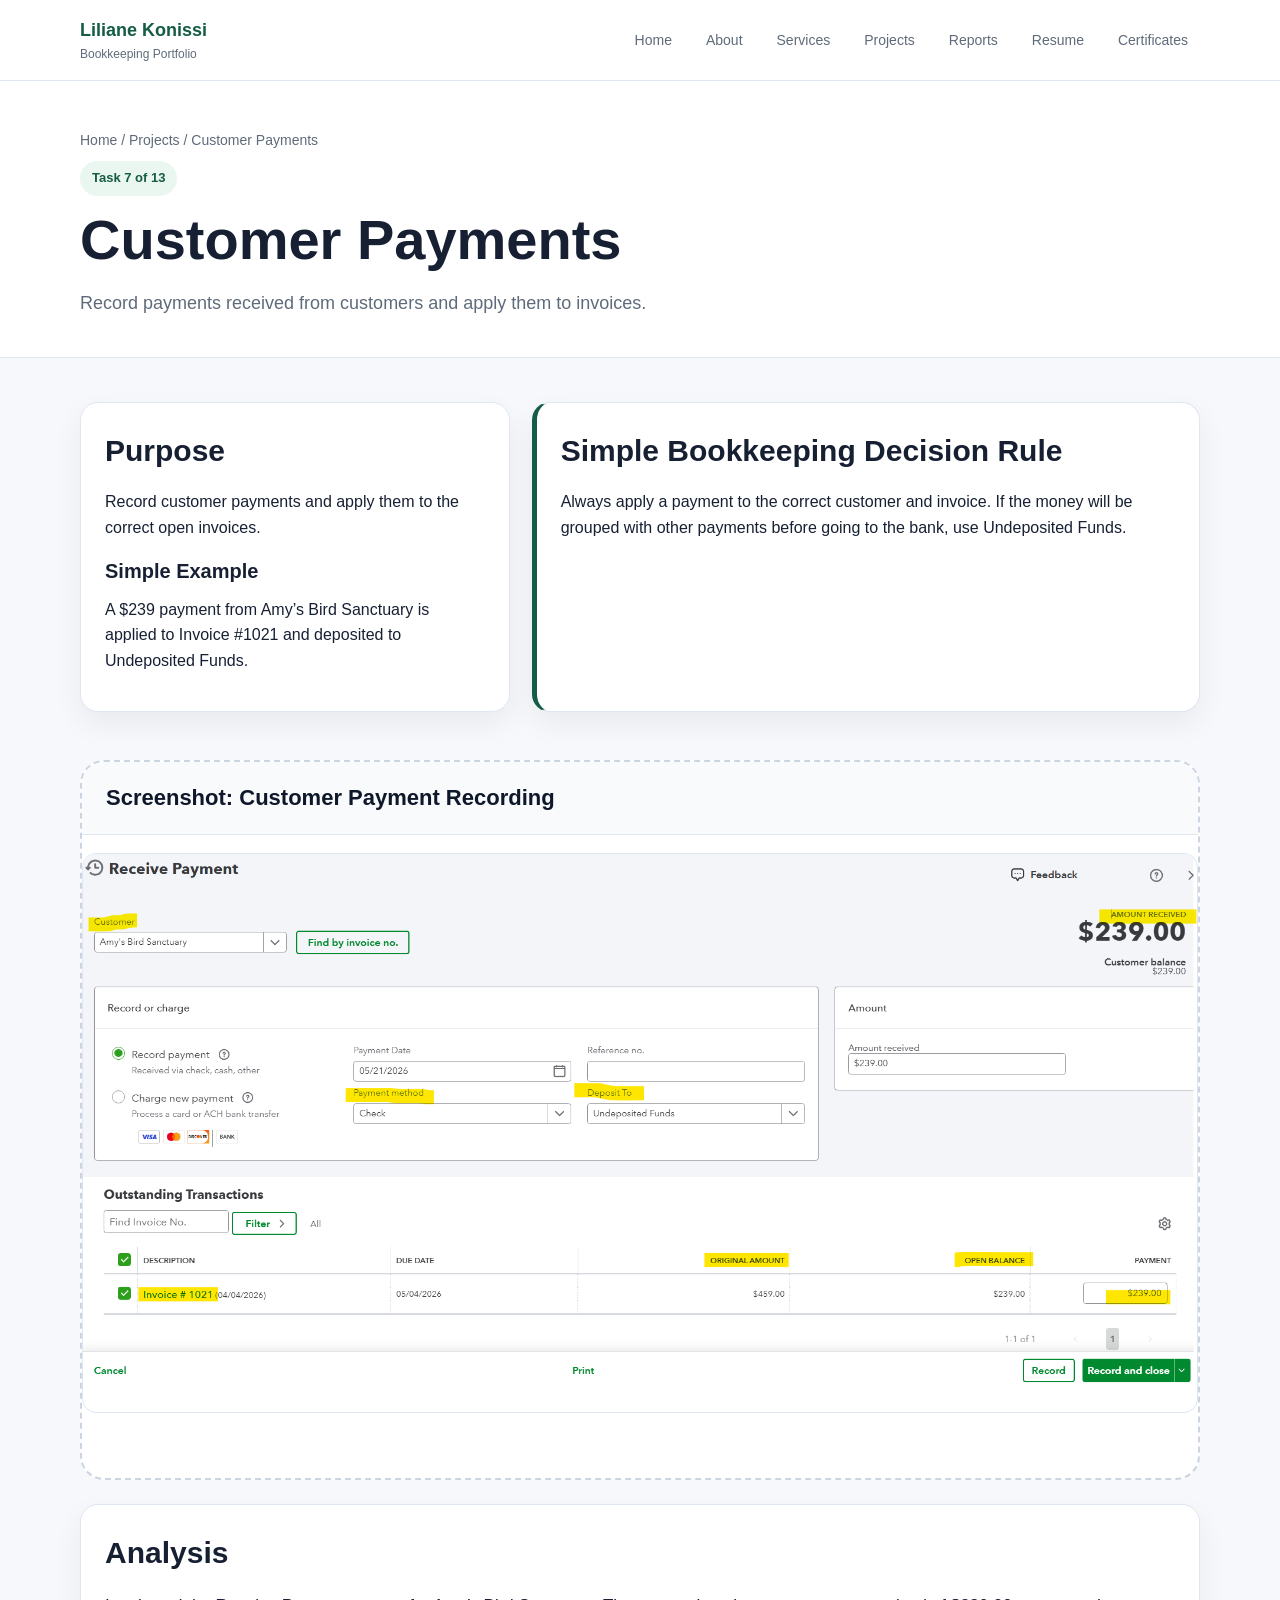
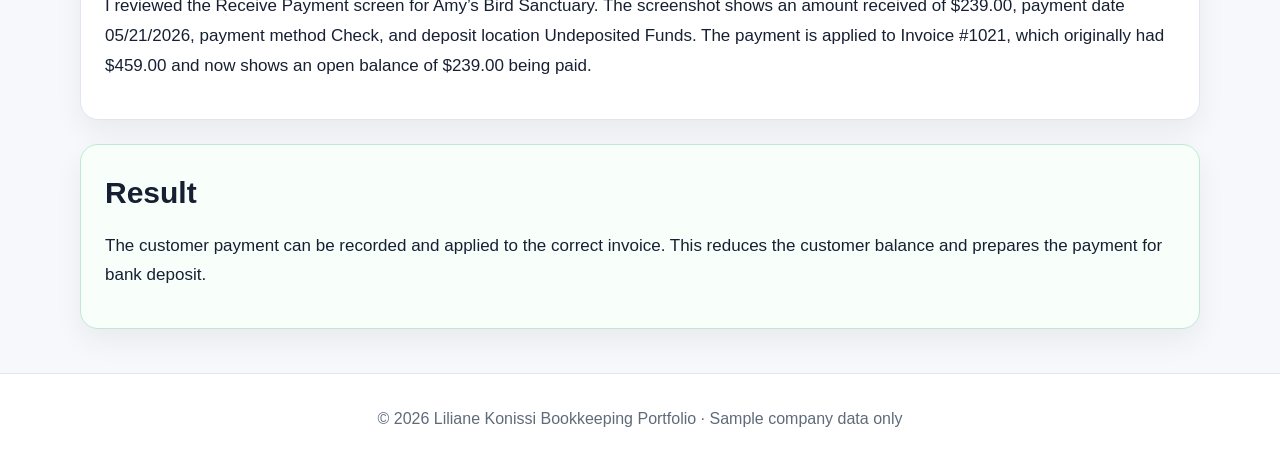
<file: pages/customer-payments.html>
<!DOCTYPE html>
<html lang="en">
<head>
  <meta charset="UTF-8" />
  <meta name="viewport" content="width=device-width, initial-scale=1.0" />
  <title>Customer Payments | Bookkeeper Portfolio</title>
  <link rel="stylesheet" href="../assets/css/style.css" />
</head>
<body>
<header class="topbar"><div class="container nav"><a class="logo" href="../index.html">Liliane Konissi<span>Bookkeeping Portfolio</span></a><nav class="nav-links"><a href="../index.html">Home</a><a href="../pages/about.html">About</a><a href="../pages/services.html">Services</a><a href="../pages/projects.html">Projects</a><a href="../pages/reports.html">Reports</a><a href="../pages/contact.html">Resume</a><a href="../pages/certificates.html">Certificates</a></nav></div></header>
<section class="page-header"><div class="container"><div class="breadcrumb"><a href="../index.html">Home</a> / <a href="../pages/projects.html">Projects</a> / Customer Payments</div><span class="badge">Task 7 of 13</span><h1>Customer Payments</h1><p class="lead">Record payments received from customers and apply them to invoices.</p></div></section>

<main class="section">
  <div class="container project-layout">
    <div class="info-grid">
      <section class="card info-block">
        <h2>Purpose</h2>
        <p>Record customer payments and apply them to the correct open invoices.</p>
        <h3>Simple Example</h3>
        <p>A $239 payment from Amy’s Bird Sanctuary is applied to Invoice #1021 and deposited to Undeposited Funds.</p>
      </section>
      <section class="card info-block decision-rule-card">
        <h2>Simple Bookkeeping Decision Rule</h2>
        <p>Always apply a payment to the correct customer and invoice. If the money will be grouped with other payments before going to the bank, use Undeposited Funds.</p>
      </section>
    </div>

    <section class="screenshot-section screenshot-clean" aria-label="Screenshot area">
      <div class="screenshot-box screenshot-box-large screenshot-empty">
        <div class="screenshot-title">Screenshot: Customer Payment Recording</div>
        <img class="screenshot-img" src="../assets/screenshots/customer-payments.png" alt="Customer Payments screenshot" />
      </div>
    </section>

    <section class="card analysis-card">
      <h2>Analysis</h2>
      <p>I reviewed the Receive Payment screen for Amy’s Bird Sanctuary. The screenshot shows an amount received of $239.00, payment date 05/21/2026, payment method Check, and deposit location Undeposited Funds. The payment is applied to Invoice #1021, which originally had $459.00 and now shows an open balance of $239.00 being paid.</p>
    </section>

    <section class="card result-card">
      <h2>Result</h2>
      <p>The customer payment can be recorded and applied to the correct invoice. This reduces the customer balance and prepares the payment for bank deposit.</p>
    </section>
  </div>
</main>
<footer class="footer"><div class="container">© 2026 Liliane Konissi Bookkeeping Portfolio · Sample company data only</div></footer>
<script src="../assets/js/main.js"></script>
</body>
</html>
</file>
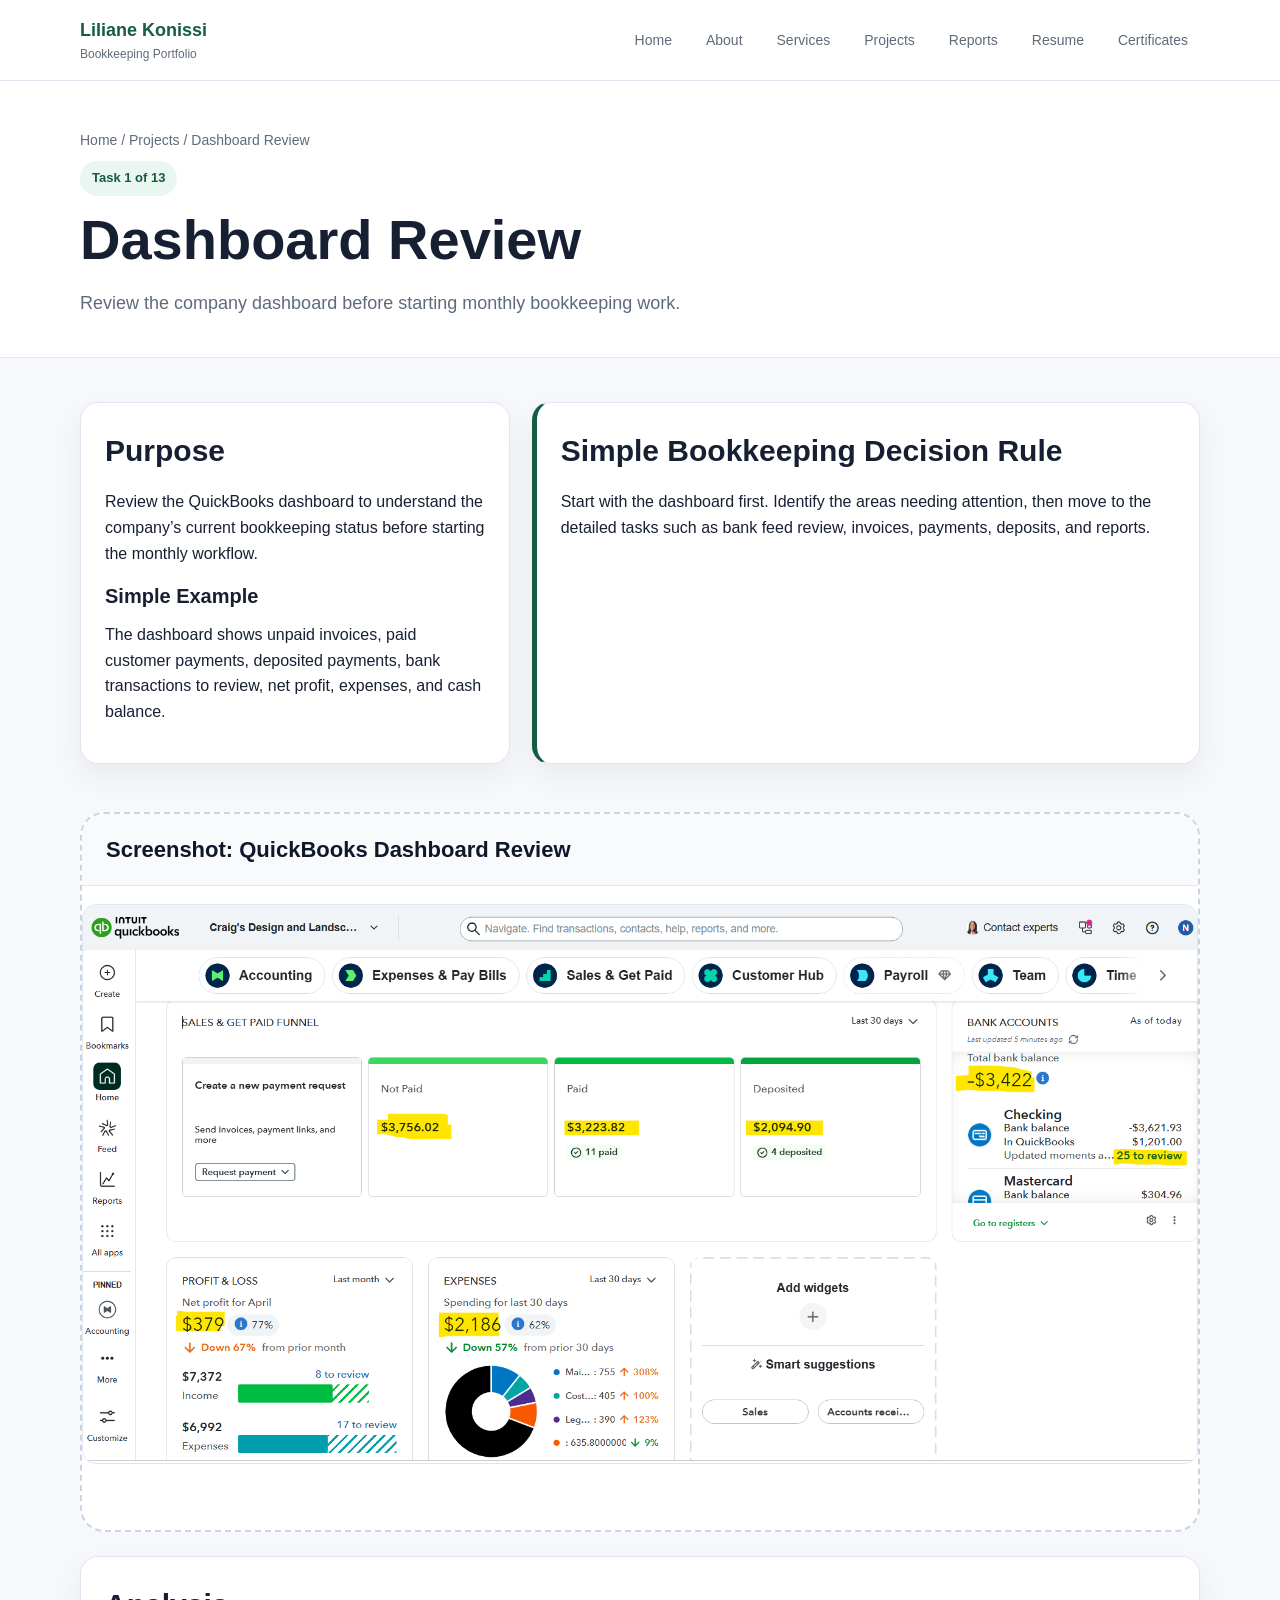
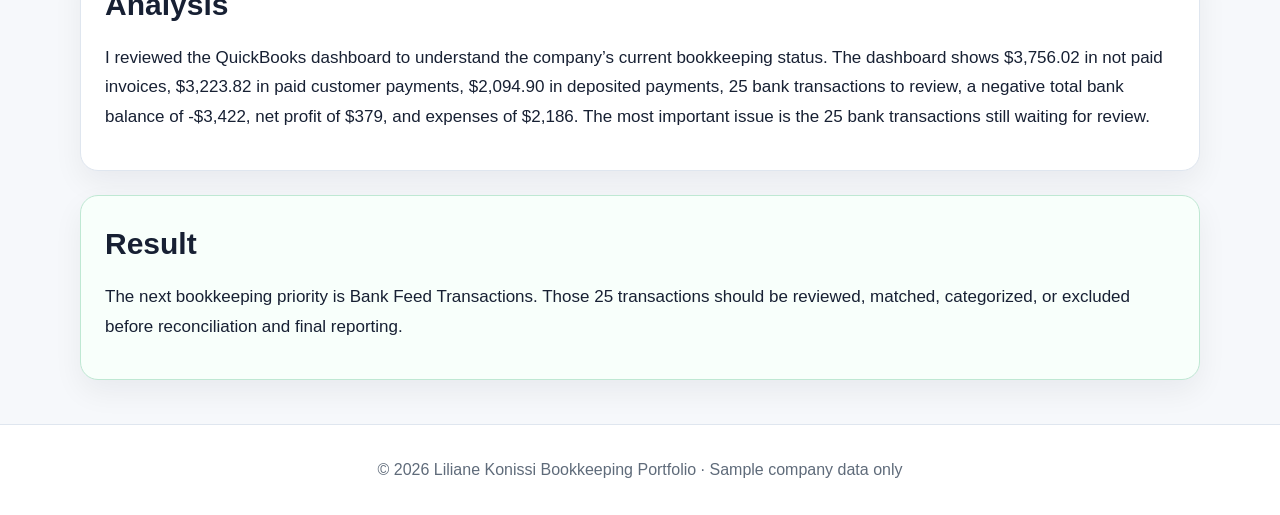
<file: pages/dashboard-review.html>
<!DOCTYPE html>
<html lang="en">
<head>
  <meta charset="UTF-8" />
  <meta name="viewport" content="width=device-width, initial-scale=1.0" />
  <title>Dashboard Review | Bookkeeper Portfolio</title>
  <link rel="stylesheet" href="../assets/css/style.css" />
</head>
<body>
<header class="topbar"><div class="container nav"><a class="logo" href="../index.html">Liliane Konissi<span>Bookkeeping Portfolio</span></a><nav class="nav-links"><a href="../index.html">Home</a><a href="../pages/about.html">About</a><a href="../pages/services.html">Services</a><a href="../pages/projects.html">Projects</a><a href="../pages/reports.html">Reports</a><a href="../pages/contact.html">Resume</a><a href="../pages/certificates.html">Certificates</a></nav></div></header>
<section class="page-header"><div class="container"><div class="breadcrumb"><a href="../index.html">Home</a> / <a href="../pages/projects.html">Projects</a> / Dashboard Review</div><span class="badge">Task 1 of 13</span><h1>Dashboard Review</h1><p class="lead">Review the company dashboard before starting monthly bookkeeping work.</p></div></section>

<main class="section">
  <div class="container project-layout">
    <div class="info-grid">
      <section class="card info-block">
        <h2>Purpose</h2>
        <p>Review the QuickBooks dashboard to understand the company’s current bookkeeping status before starting the monthly workflow.</p>
        <h3>Simple Example</h3>
        <p>The dashboard shows unpaid invoices, paid customer payments, deposited payments, bank transactions to review, net profit, expenses, and cash balance.</p>
      </section>
      <section class="card info-block decision-rule-card">
        <h2>Simple Bookkeeping Decision Rule</h2>
        <p>Start with the dashboard first. Identify the areas needing attention, then move to the detailed tasks such as bank feed review, invoices, payments, deposits, and reports.</p>
      </section>
    </div>

    <section class="screenshot-section screenshot-clean" aria-label="Screenshot area">
      <div class="screenshot-box screenshot-box-large screenshot-empty">
        <div class="screenshot-title">Screenshot: QuickBooks Dashboard Review</div>
        <img class="screenshot-img" src="../assets/screenshots/dashboard-review.png" alt="Dashboard Review screenshot" />
      </div>
    </section>

    <section class="card analysis-card">
      <h2>Analysis</h2>
      <p>I reviewed the QuickBooks dashboard to understand the company’s current bookkeeping status. The dashboard shows $3,756.02 in not paid invoices, $3,223.82 in paid customer payments, $2,094.90 in deposited payments, 25 bank transactions to review, a negative total bank balance of -$3,422, net profit of $379, and expenses of $2,186. The most important issue is the 25 bank transactions still waiting for review.</p>
    </section>

    <section class="card result-card">
      <h2>Result</h2>
      <p>The next bookkeeping priority is Bank Feed Transactions. Those 25 transactions should be reviewed, matched, categorized, or excluded before reconciliation and final reporting.</p>
    </section>
  </div>
</main>
<footer class="footer"><div class="container">© 2026 Liliane Konissi Bookkeeping Portfolio · Sample company data only</div></footer>
<script src="../assets/js/main.js"></script>
</body>
</html>
</file>
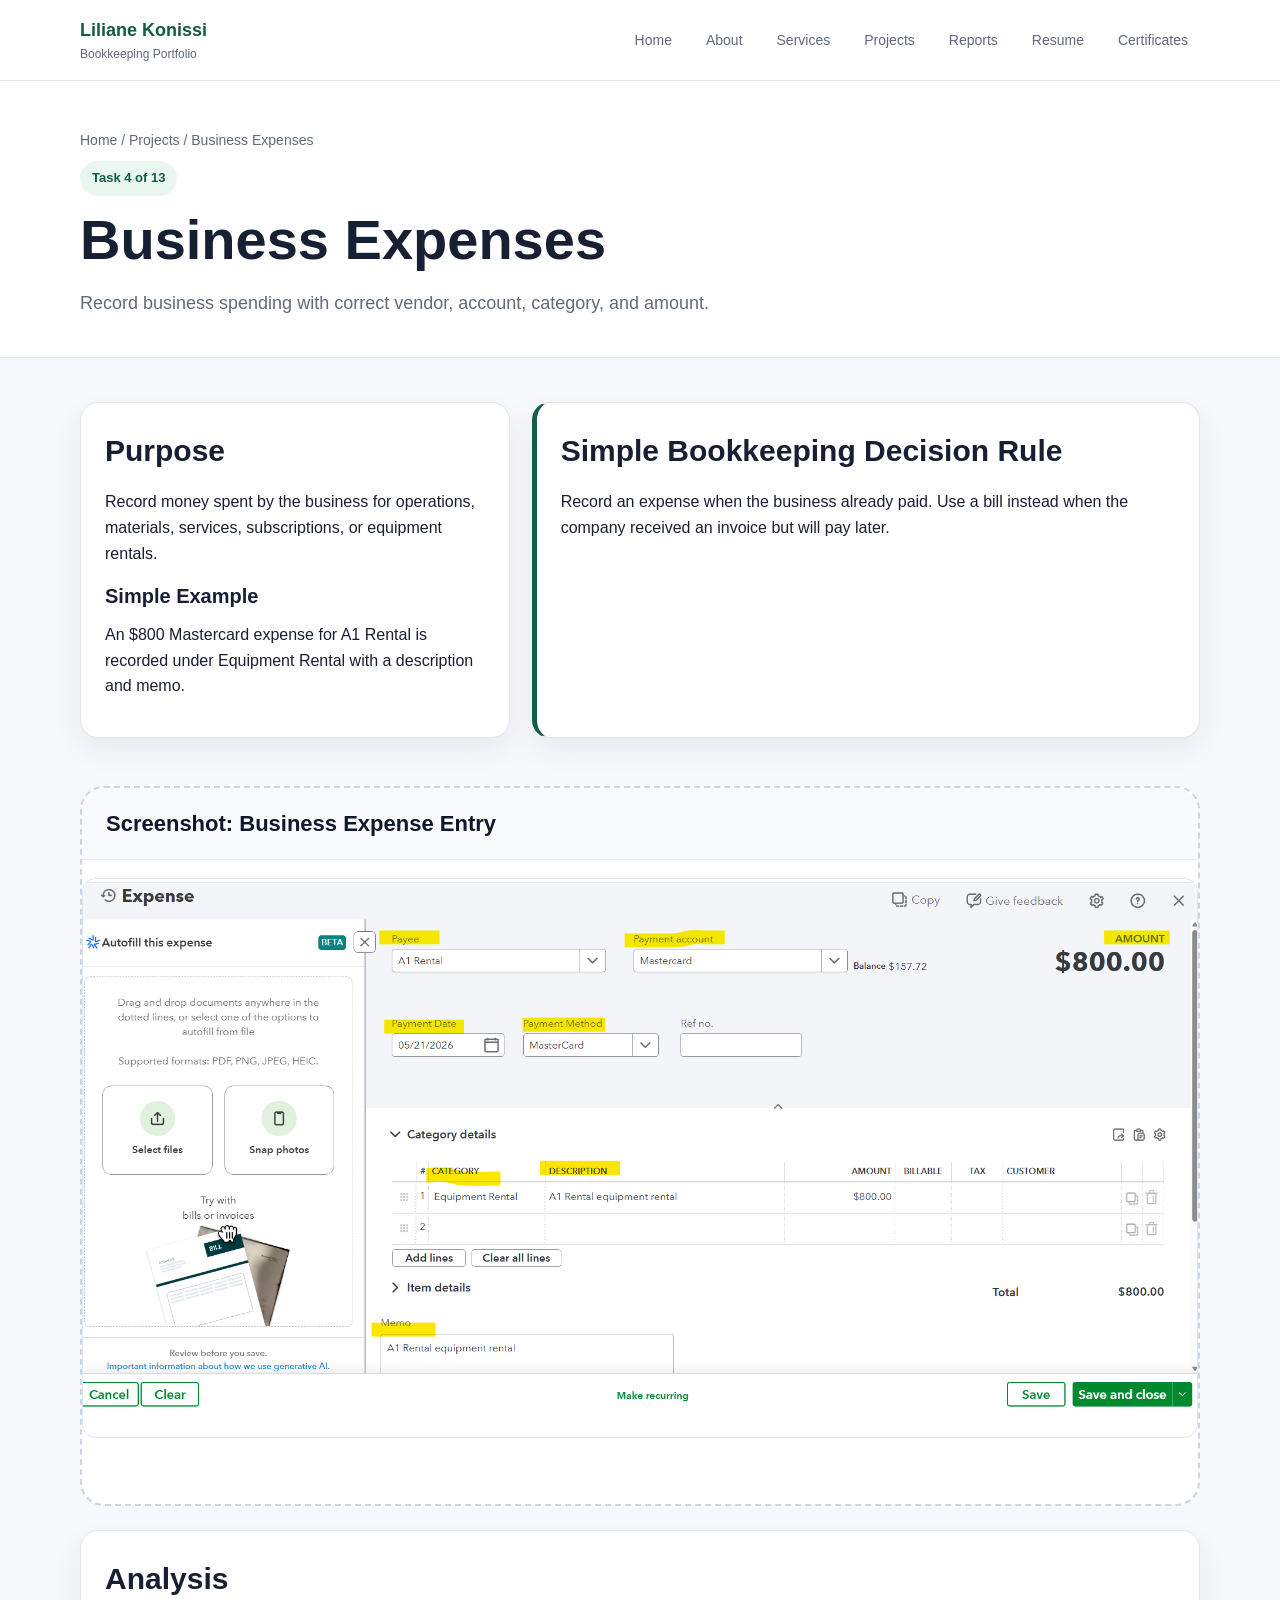
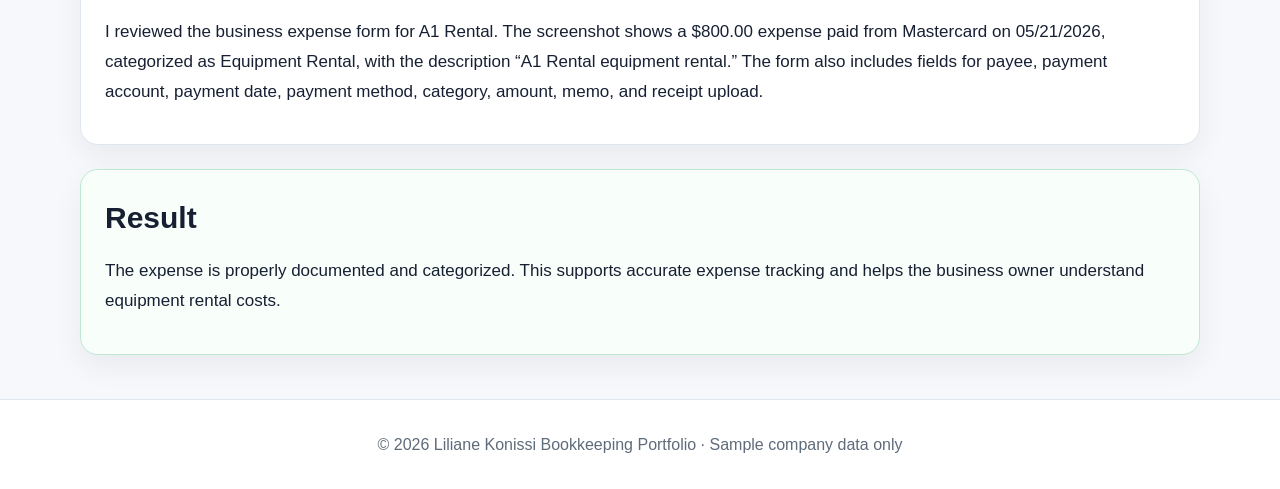
<file: pages/expenses.html>
<!DOCTYPE html>
<html lang="en">
<head>
  <meta charset="UTF-8" />
  <meta name="viewport" content="width=device-width, initial-scale=1.0" />
  <title>Business Expenses | Bookkeeper Portfolio</title>
  <link rel="stylesheet" href="../assets/css/style.css" />
</head>
<body>
<header class="topbar"><div class="container nav"><a class="logo" href="../index.html">Liliane Konissi<span>Bookkeeping Portfolio</span></a><nav class="nav-links"><a href="../index.html">Home</a><a href="../pages/about.html">About</a><a href="../pages/services.html">Services</a><a href="../pages/projects.html">Projects</a><a href="../pages/reports.html">Reports</a><a href="../pages/contact.html">Resume</a><a href="../pages/certificates.html">Certificates</a></nav></div></header>
<section class="page-header"><div class="container"><div class="breadcrumb"><a href="../index.html">Home</a> / <a href="../pages/projects.html">Projects</a> / Business Expenses</div><span class="badge">Task 4 of 13</span><h1>Business Expenses</h1><p class="lead">Record business spending with correct vendor, account, category, and amount.</p></div></section>

<main class="section">
  <div class="container project-layout">
    <div class="info-grid">
      <section class="card info-block">
        <h2>Purpose</h2>
        <p>Record money spent by the business for operations, materials, services, subscriptions, or equipment rentals.</p>
        <h3>Simple Example</h3>
        <p>An $800 Mastercard expense for A1 Rental is recorded under Equipment Rental with a description and memo.</p>
      </section>
      <section class="card info-block decision-rule-card">
        <h2>Simple Bookkeeping Decision Rule</h2>
        <p>Record an expense when the business already paid. Use a bill instead when the company received an invoice but will pay later.</p>
      </section>
    </div>

    <section class="screenshot-section screenshot-clean" aria-label="Screenshot area">
      <div class="screenshot-box screenshot-box-large screenshot-empty">
        <div class="screenshot-title">Screenshot: Business Expense Entry</div>
        <img class="screenshot-img" src="../assets/screenshots/expenses.png" alt="Business Expenses screenshot" />
      </div>
    </section>

    <section class="card analysis-card">
      <h2>Analysis</h2>
      <p>I reviewed the business expense form for A1 Rental. The screenshot shows a $800.00 expense paid from Mastercard on 05/21/2026, categorized as Equipment Rental, with the description “A1 Rental equipment rental.” The form also includes fields for payee, payment account, payment date, payment method, category, amount, memo, and receipt upload.</p>
    </section>

    <section class="card result-card">
      <h2>Result</h2>
      <p>The expense is properly documented and categorized. This supports accurate expense tracking and helps the business owner understand equipment rental costs.</p>
    </section>
  </div>
</main>
<footer class="footer"><div class="container">© 2026 Liliane Konissi Bookkeeping Portfolio · Sample company data only</div></footer>
<script src="../assets/js/main.js"></script>
</body>
</html>
</file>
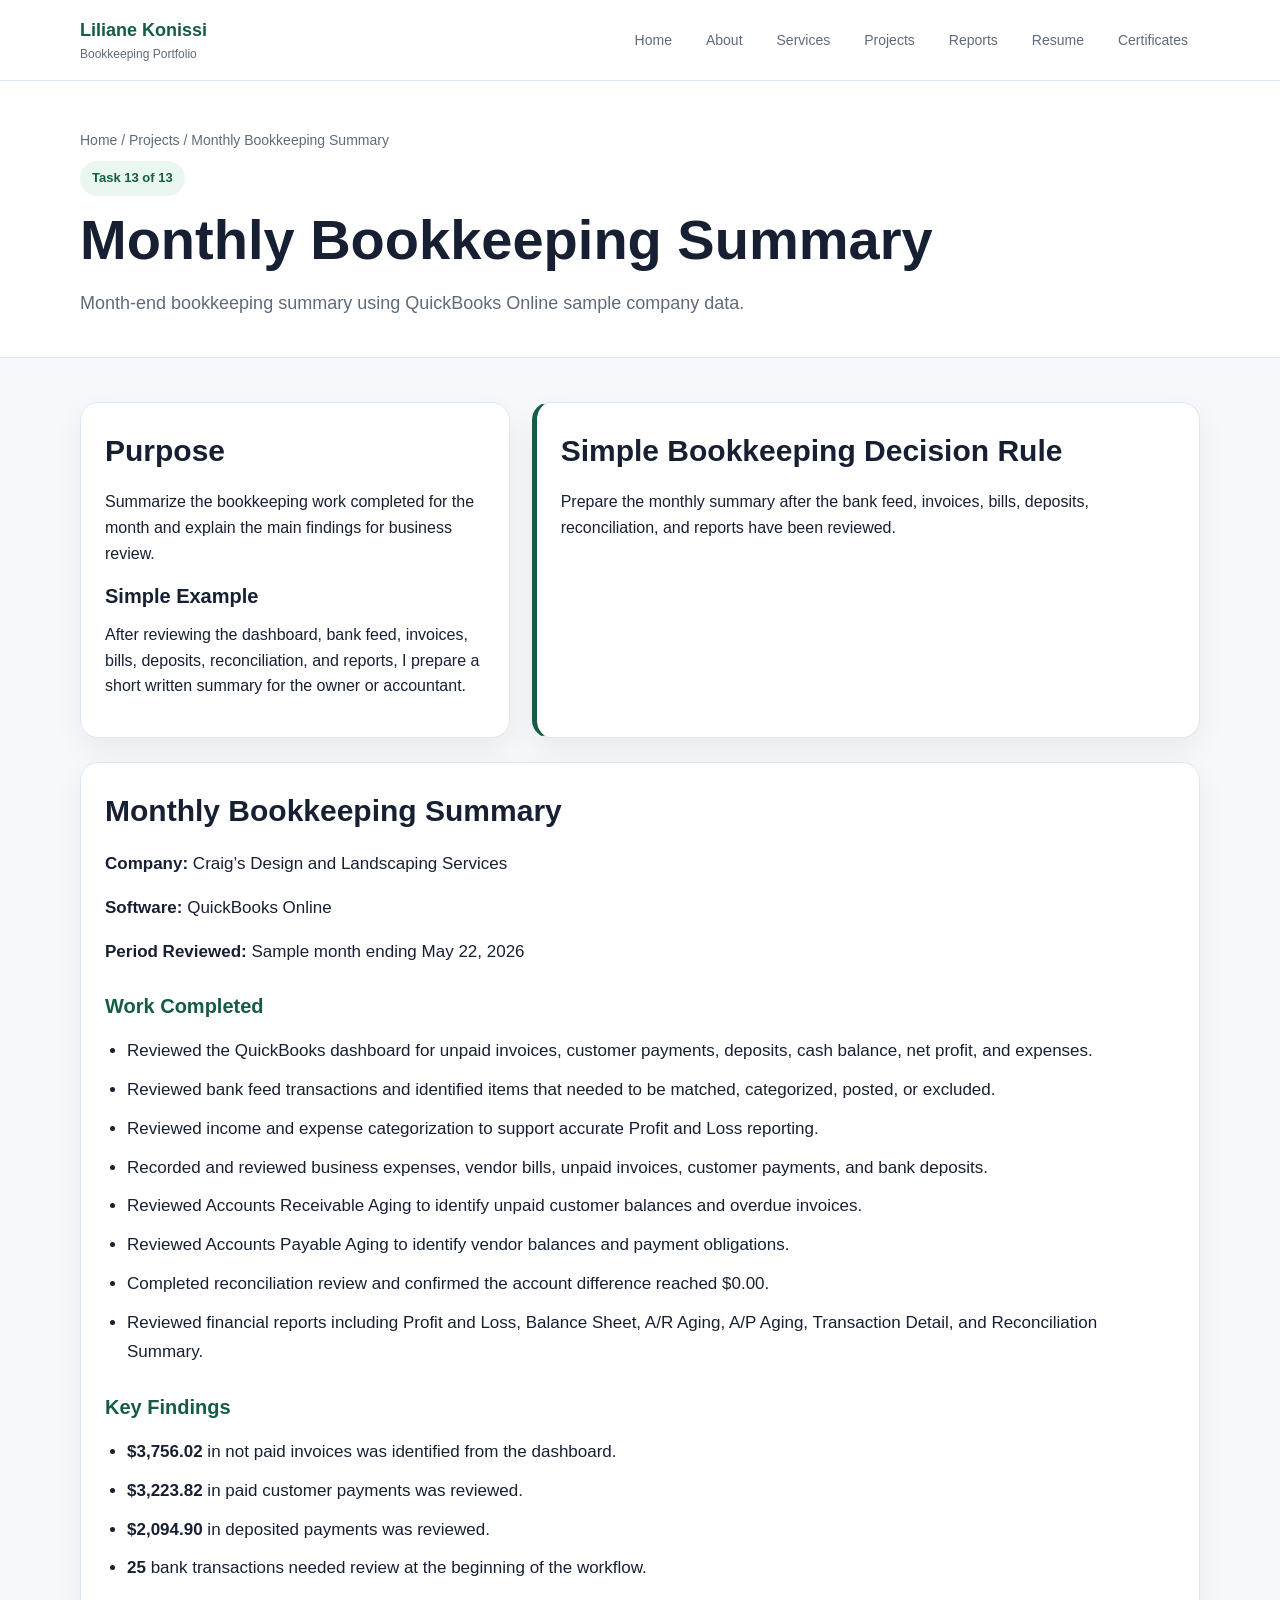
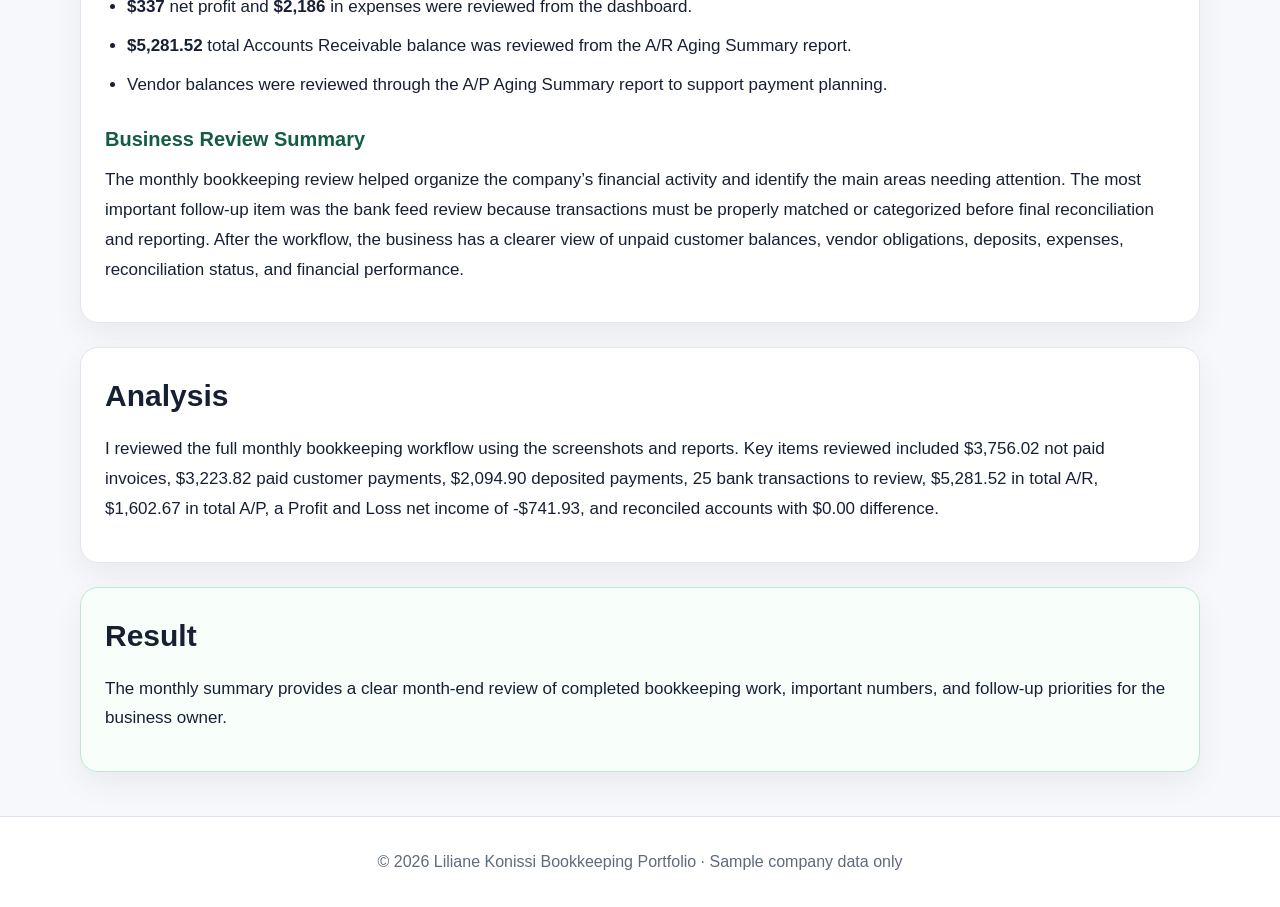
<file: pages/monthly-summary.html>
<!DOCTYPE html>
<html lang="en">
<head>
  <meta charset="UTF-8" />
  <meta name="viewport" content="width=device-width, initial-scale=1.0" />
  <title>Monthly Bookkeeping Summary | Bookkeeper Portfolio</title>
  <link rel="stylesheet" href="../assets/css/style.css" />
</head>
<body>
<header class="topbar"><div class="container nav"><a class="logo" href="../index.html">Liliane Konissi<span>Bookkeeping Portfolio</span></a><nav class="nav-links"><a href="../index.html">Home</a><a href="../pages/about.html">About</a><a href="../pages/services.html">Services</a><a href="../pages/projects.html">Projects</a><a href="../pages/reports.html">Reports</a><a href="../pages/contact.html">Resume</a><a href="../pages/certificates.html">Certificates</a></nav></div></header>
<section class="page-header"><div class="container"><div class="breadcrumb"><a href="../index.html">Home</a> / <a href="../pages/projects.html">Projects</a> / Monthly Bookkeeping Summary</div><span class="badge">Task 13 of 13</span><h1>Monthly Bookkeeping Summary</h1><p class="lead">Month-end bookkeeping summary using QuickBooks Online sample company data.</p></div></section>

<main class="section">
  <div class="container project-layout">
    <div class="info-grid">
      <section class="card info-block">
        <h2>Purpose</h2>
        <p>Summarize the bookkeeping work completed for the month and explain the main findings for business review.</p>
        <h3>Simple Example</h3>
        <p>After reviewing the dashboard, bank feed, invoices, bills, deposits, reconciliation, and reports, I prepare a short written summary for the owner or accountant.</p>
      </section>
      <section class="card info-block decision-rule-card">
        <h2>Simple Bookkeeping Decision Rule</h2>
        <p>Prepare the monthly summary after the bank feed, invoices, bills, deposits, reconciliation, and reports have been reviewed.</p>
      </section>
    </div>

    <section class="card monthly-summary-document">
      <h2>Monthly Bookkeeping Summary</h2>
      <p><strong>Company:</strong> Craig’s Design and Landscaping Services</p>
      <p><strong>Software:</strong> QuickBooks Online</p>
      <p><strong>Period Reviewed:</strong> Sample month ending May 22, 2026</p>

      <h3>Work Completed</h3>
      <ul class="checklist">
        <li>Reviewed the QuickBooks dashboard for unpaid invoices, customer payments, deposits, cash balance, net profit, and expenses.</li>
        <li>Reviewed bank feed transactions and identified items that needed to be matched, categorized, posted, or excluded.</li>
        <li>Reviewed income and expense categorization to support accurate Profit and Loss reporting.</li>
        <li>Recorded and reviewed business expenses, vendor bills, unpaid invoices, customer payments, and bank deposits.</li>
        <li>Reviewed Accounts Receivable Aging to identify unpaid customer balances and overdue invoices.</li>
        <li>Reviewed Accounts Payable Aging to identify vendor balances and payment obligations.</li>
        <li>Completed reconciliation review and confirmed the account difference reached $0.00.</li>
        <li>Reviewed financial reports including Profit and Loss, Balance Sheet, A/R Aging, A/P Aging, Transaction Detail, and Reconciliation Summary.</li>
      </ul>

      <h3>Key Findings</h3>
      <ul class="checklist">
        <li><strong>$3,756.02</strong> in not paid invoices was identified from the dashboard.</li>
        <li><strong>$3,223.82</strong> in paid customer payments was reviewed.</li>
        <li><strong>$2,094.90</strong> in deposited payments was reviewed.</li>
        <li><strong>25</strong> bank transactions needed review at the beginning of the workflow.</li>
        <li><strong>$337</strong> net profit and <strong>$2,186</strong> in expenses were reviewed from the dashboard.</li>
        <li><strong>$5,281.52</strong> total Accounts Receivable balance was reviewed from the A/R Aging Summary report.</li>
        <li>Vendor balances were reviewed through the A/P Aging Summary report to support payment planning.</li>
      </ul>

      <h3>Business Review Summary</h3>
      <p>The monthly bookkeeping review helped organize the company’s financial activity and identify the main areas needing attention. The most important follow-up item was the bank feed review because transactions must be properly matched or categorized before final reconciliation and reporting. After the workflow, the business has a clearer view of unpaid customer balances, vendor obligations, deposits, expenses, reconciliation status, and financial performance.</p>
    </section>

    <section class="card analysis-card">
      <h2>Analysis</h2>
      <p>I reviewed the full monthly bookkeeping workflow using the screenshots and reports. Key items reviewed included $3,756.02 not paid invoices, $3,223.82 paid customer payments, $2,094.90 deposited payments, 25 bank transactions to review, $5,281.52 in total A/R, $1,602.67 in total A/P, a Profit and Loss net income of -$741.93, and reconciled accounts with $0.00 difference.</p>
    </section>

    <section class="card result-card">
      <h2>Result</h2>
      <p>The monthly summary provides a clear month-end review of completed bookkeeping work, important numbers, and follow-up priorities for the business owner.</p>
    </section>
  </div>
</main>
<footer class="footer"><div class="container">© 2026 Liliane Konissi Bookkeeping Portfolio · Sample company data only</div></footer>
<script src="../assets/js/main.js"></script>
</body>
</html>
</file>
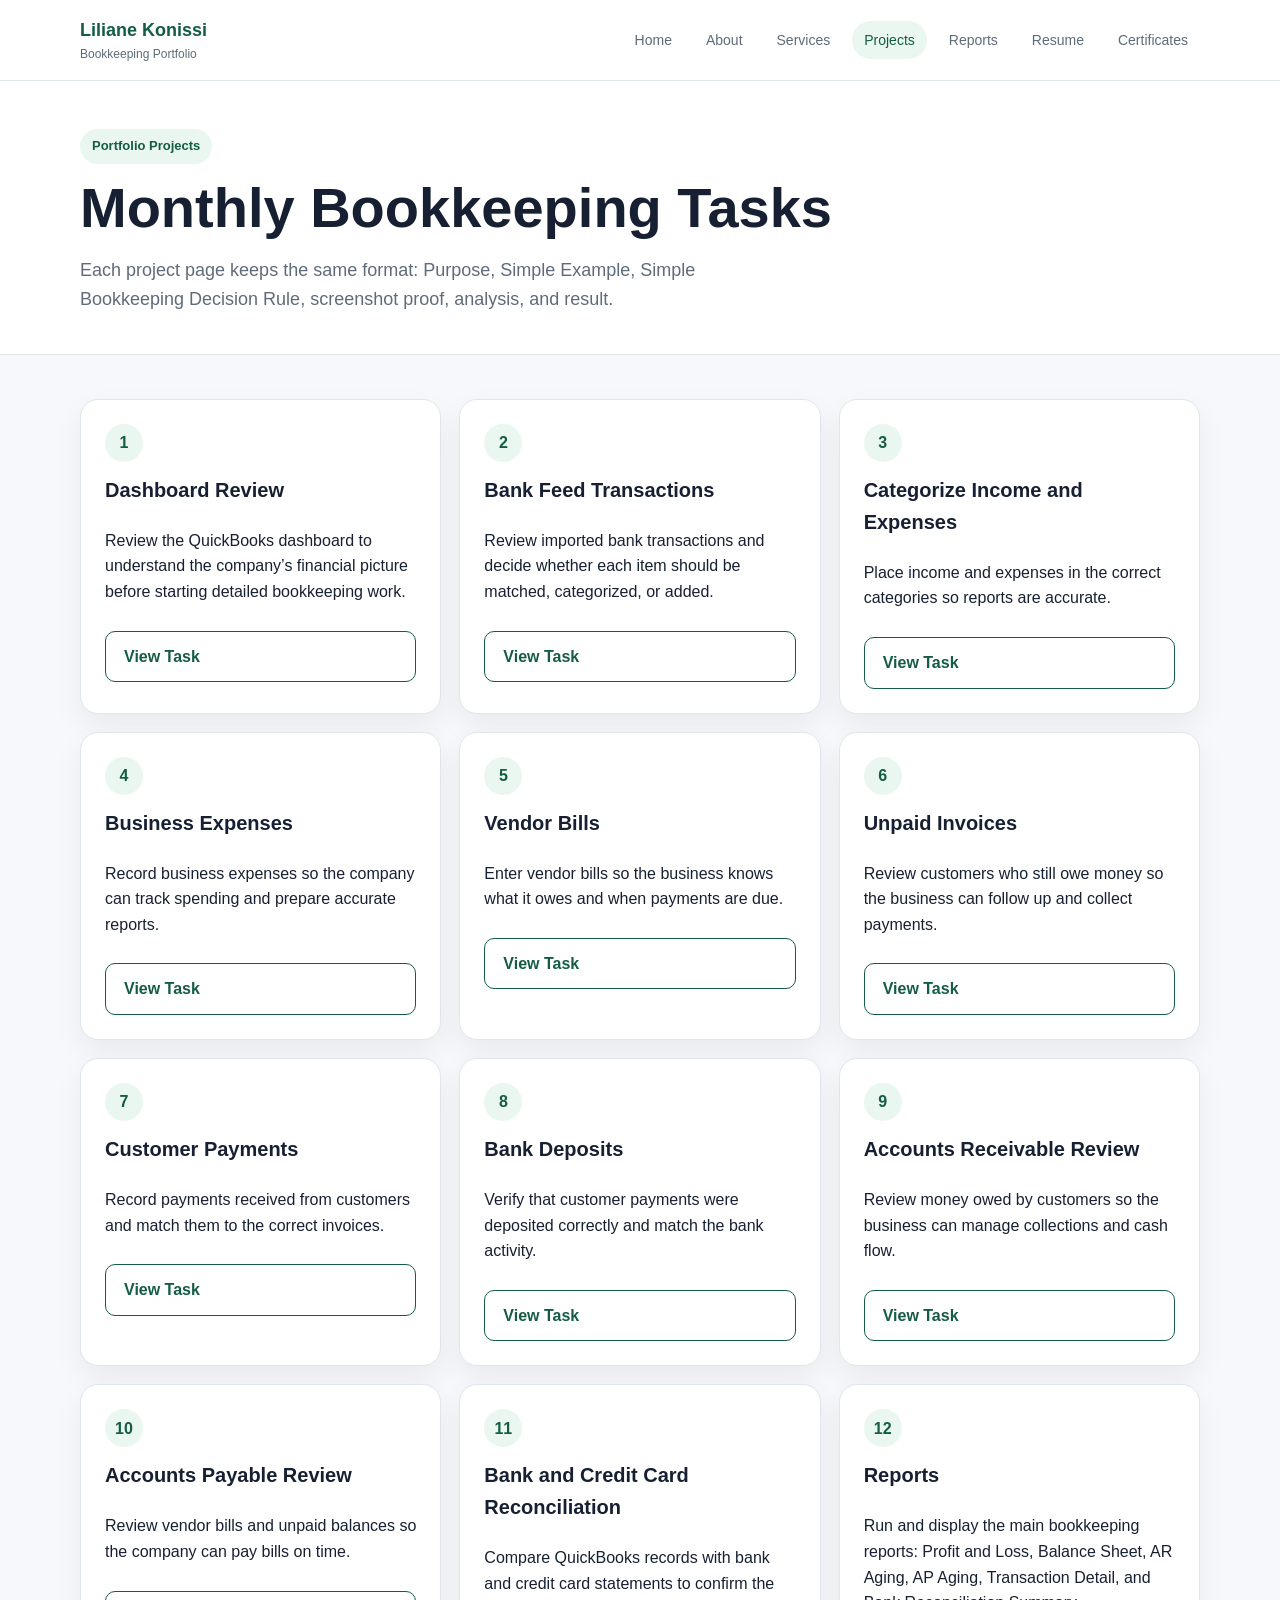
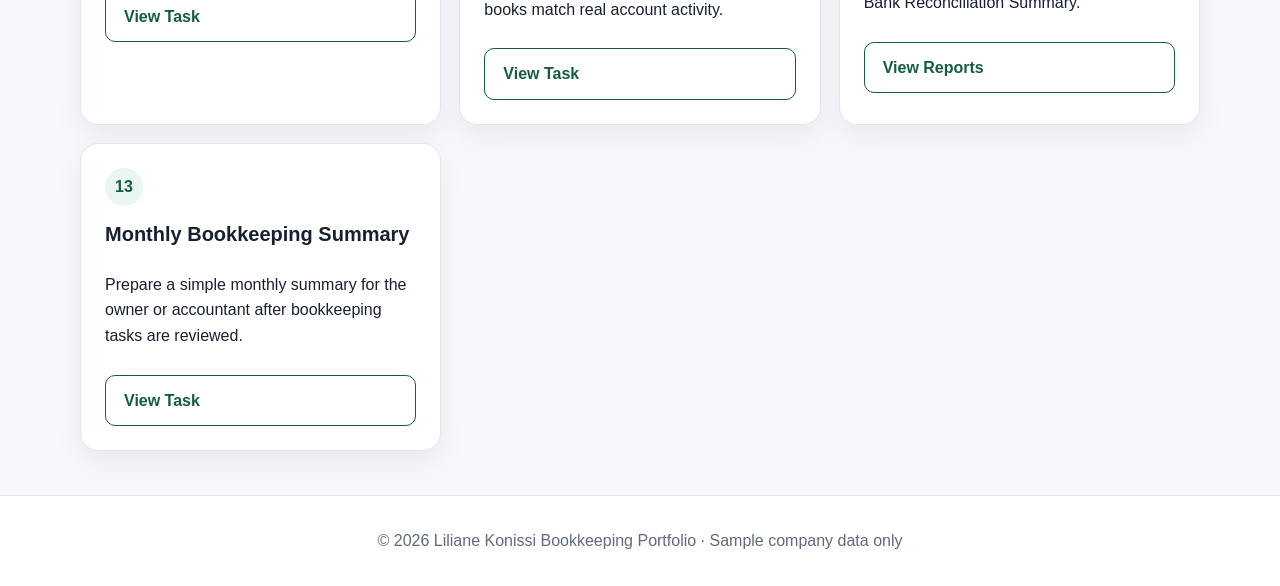
<file: pages/projects.html>
<!DOCTYPE html>
<html lang="en">
<head>
  <meta charset="UTF-8" />
  <meta name="viewport" content="width=device-width, initial-scale=1.0" />
  <title>Projects | Bookkeeper Portfolio</title>
  <link rel="stylesheet" href="../assets/css/style.css" />
</head>
<body>
<header class="topbar"><div class="container nav"><a class="logo" href="../index.html">Liliane Konissi<span>Bookkeeping Portfolio</span></a><nav class="nav-links"><a href="../index.html">Home</a><a href="about.html">About</a><a href="services.html">Services</a><a href="projects.html">Projects</a><a href="reports.html">Reports</a><a href="contact.html">Resume</a><a href="certificates.html">Certificates</a></nav></div></header>
<section class="page-header"><div class="container"><span class="badge">Portfolio Projects</span><h1>Monthly Bookkeeping Tasks</h1><p class="lead">Each project page keeps the same format: Purpose, Simple Example, Simple Bookkeeping Decision Rule, screenshot proof, analysis, and result.</p></div></section>
<section class="section"><div class="container grid-3">
<div class="card portfolio-card"><div class="number">1</div><h3>Dashboard Review</h3><p>Review the QuickBooks dashboard to understand the company’s financial picture before starting detailed bookkeeping work.</p><a class="btn secondary" href="../projects/dashboard-review.html">View Task</a></div>
<div class="card portfolio-card"><div class="number">2</div><h3>Bank Feed Transactions</h3><p>Review imported bank transactions and decide whether each item should be matched, categorized, or added.</p><a class="btn secondary" href="../projects/bank-feed.html">View Task</a></div>
<div class="card portfolio-card"><div class="number">3</div><h3>Categorize Income and Expenses</h3><p>Place income and expenses in the correct categories so reports are accurate.</p><a class="btn secondary" href="../projects/categorize-income-expenses.html">View Task</a></div>
<div class="card portfolio-card"><div class="number">4</div><h3>Business Expenses</h3><p>Record business expenses so the company can track spending and prepare accurate reports.</p><a class="btn secondary" href="../projects/expenses.html">View Task</a></div>
<div class="card portfolio-card"><div class="number">5</div><h3>Vendor Bills</h3><p>Enter vendor bills so the business knows what it owes and when payments are due.</p><a class="btn secondary" href="../projects/vendor-bills.html">View Task</a></div>
<div class="card portfolio-card"><div class="number">6</div><h3>Unpaid Invoices</h3><p>Review customers who still owe money so the business can follow up and collect payments.</p><a class="btn secondary" href="../projects/unpaid-invoices.html">View Task</a></div>
<div class="card portfolio-card"><div class="number">7</div><h3>Customer Payments</h3><p>Record payments received from customers and match them to the correct invoices.</p><a class="btn secondary" href="../projects/customer-payments.html">View Task</a></div>
<div class="card portfolio-card"><div class="number">8</div><h3>Bank Deposits</h3><p>Verify that customer payments were deposited correctly and match the bank activity.</p><a class="btn secondary" href="../projects/bank-deposits.html">View Task</a></div>
<div class="card portfolio-card"><div class="number">9</div><h3>Accounts Receivable Review</h3><p>Review money owed by customers so the business can manage collections and cash flow.</p><a class="btn secondary" href="../projects/accounts-receivable-review.html">View Task</a></div>
<div class="card portfolio-card"><div class="number">10</div><h3>Accounts Payable Review</h3><p>Review vendor bills and unpaid balances so the company can pay bills on time.</p><a class="btn secondary" href="../projects/accounts-payable-review.html">View Task</a></div>
<div class="card portfolio-card"><div class="number">11</div><h3>Bank and Credit Card Reconciliation</h3><p>Compare QuickBooks records with bank and credit card statements to confirm the books match real account activity.</p><a class="btn secondary" href="../projects/reconciliation.html">View Task</a></div>
<div class="card portfolio-card"><div class="number">12</div><h3>Reports</h3><p>Run and display the main bookkeeping reports: Profit and Loss, Balance Sheet, AR Aging, AP Aging, Transaction Detail, and Bank Reconciliation Summary.</p><a class="btn secondary" href="../projects/reports.html">View Reports</a></div>
<div class="card portfolio-card"><div class="number">13</div><h3>Monthly Bookkeeping Summary</h3><p>Prepare a simple monthly summary for the owner or accountant after bookkeeping tasks are reviewed.</p><a class="btn secondary" href="../projects/monthly-summary.html">View Task</a></div>
</div></section>
<footer class="footer"><div class="container">© 2026 Liliane Konissi Bookkeeping Portfolio · Sample company data only</div></footer>
<script src="../assets/js/main.js"></script>
</body>
</html>
</file>
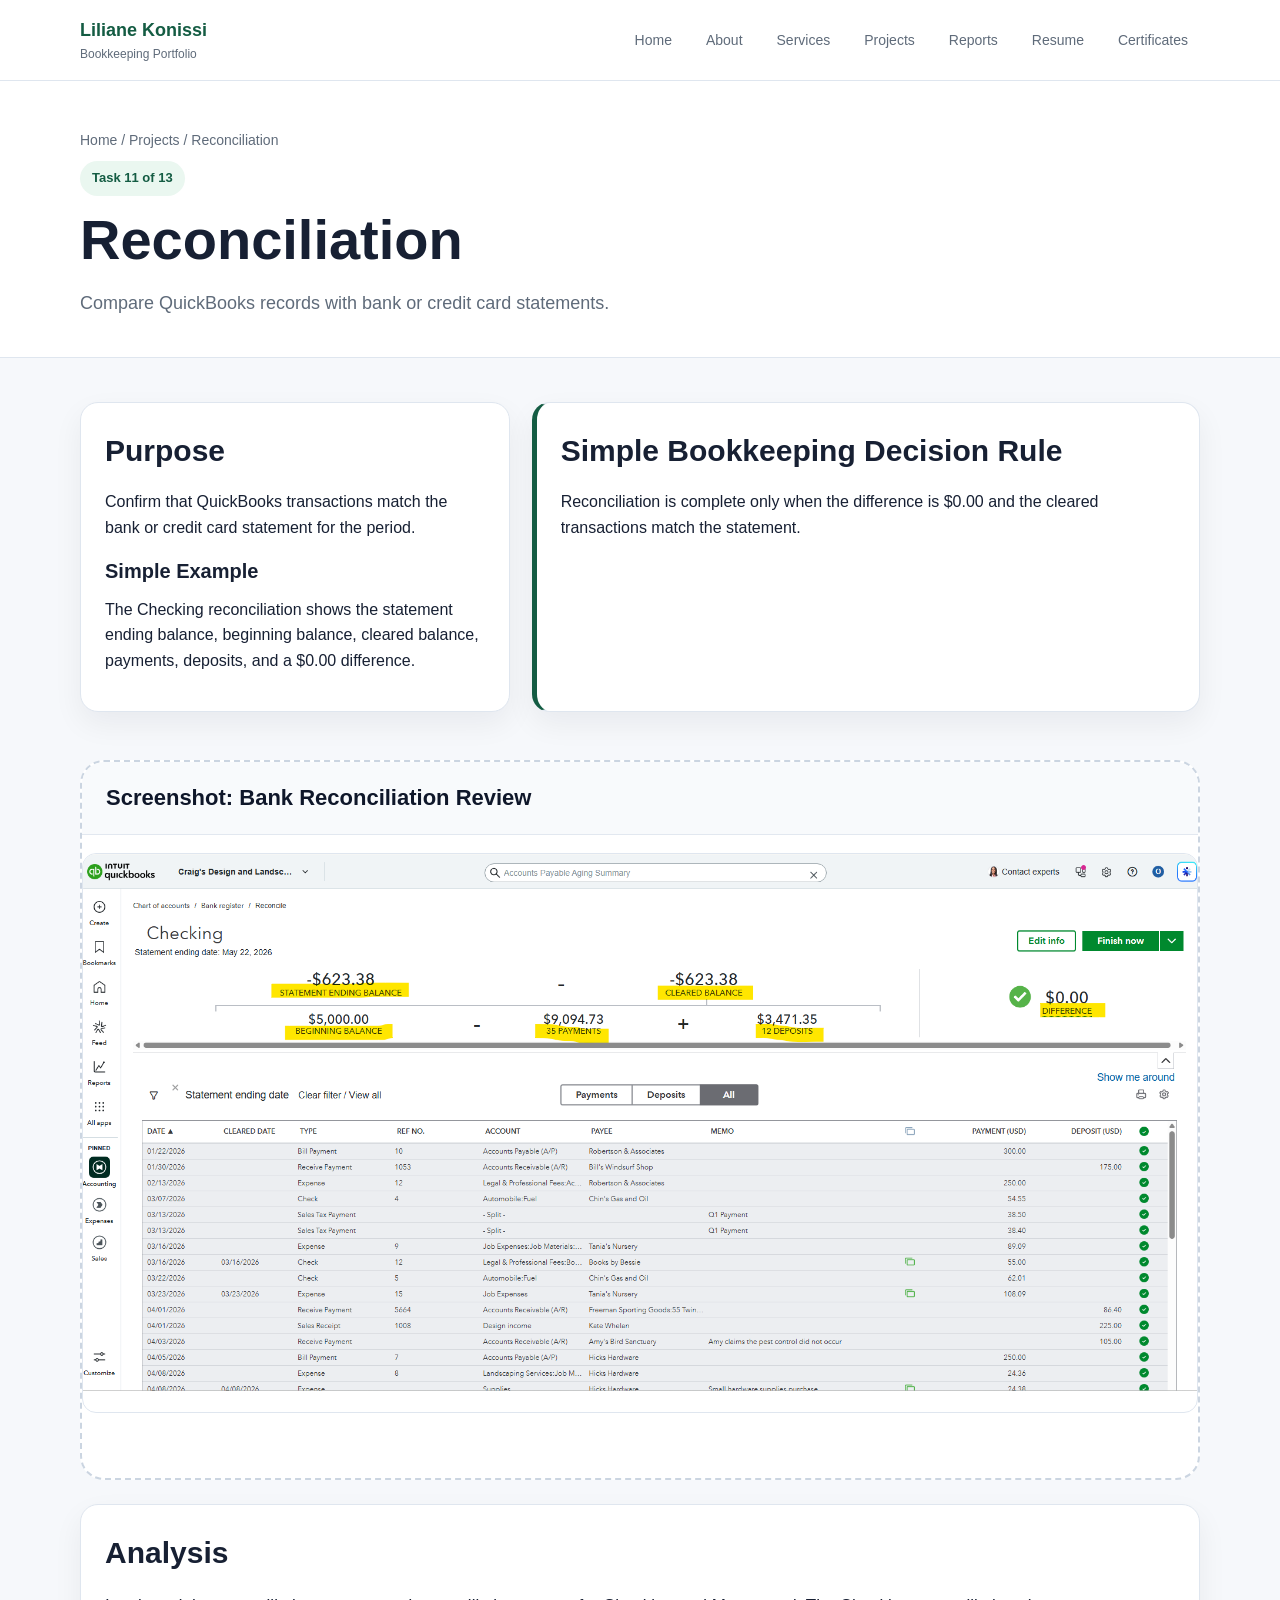
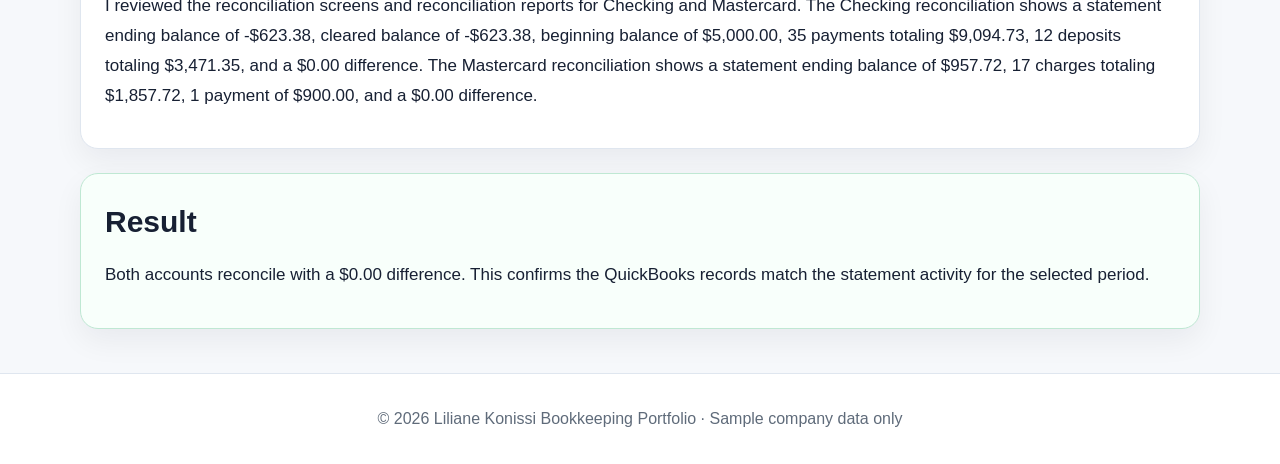
<file: pages/reconciliation.html>
<!DOCTYPE html>
<html lang="en">
<head>
  <meta charset="UTF-8" />
  <meta name="viewport" content="width=device-width, initial-scale=1.0" />
  <title>Reconciliation | Bookkeeper Portfolio</title>
  <link rel="stylesheet" href="../assets/css/style.css" />
</head>
<body>
<header class="topbar"><div class="container nav"><a class="logo" href="../index.html">Liliane Konissi<span>Bookkeeping Portfolio</span></a><nav class="nav-links"><a href="../index.html">Home</a><a href="../pages/about.html">About</a><a href="../pages/services.html">Services</a><a href="../pages/projects.html">Projects</a><a href="../pages/reports.html">Reports</a><a href="../pages/contact.html">Resume</a><a href="../pages/certificates.html">Certificates</a></nav></div></header>
<section class="page-header"><div class="container"><div class="breadcrumb"><a href="../index.html">Home</a> / <a href="../pages/projects.html">Projects</a> / Reconciliation</div><span class="badge">Task 11 of 13</span><h1>Reconciliation</h1><p class="lead">Compare QuickBooks records with bank or credit card statements.</p></div></section>

<main class="section">
  <div class="container project-layout">
    <div class="info-grid">
      <section class="card info-block">
        <h2>Purpose</h2>
        <p>Confirm that QuickBooks transactions match the bank or credit card statement for the period.</p>
        <h3>Simple Example</h3>
        <p>The Checking reconciliation shows the statement ending balance, beginning balance, cleared balance, payments, deposits, and a $0.00 difference.</p>
      </section>
      <section class="card info-block decision-rule-card">
        <h2>Simple Bookkeeping Decision Rule</h2>
        <p>Reconciliation is complete only when the difference is $0.00 and the cleared transactions match the statement.</p>
      </section>
    </div>

    <section class="screenshot-section screenshot-clean" aria-label="Screenshot area">
      <div class="screenshot-box screenshot-box-large screenshot-empty">
        <div class="screenshot-title">Screenshot: Bank Reconciliation Review</div>
        <img class="screenshot-img" src="../assets/screenshots/reconciliation.png" alt="Reconciliation screenshot" />
      </div>
    </section>

    <section class="card analysis-card">
      <h2>Analysis</h2>
      <p>I reviewed the reconciliation screens and reconciliation reports for Checking and Mastercard. The Checking reconciliation shows a statement ending balance of -$623.38, cleared balance of -$623.38, beginning balance of $5,000.00, 35 payments totaling $9,094.73, 12 deposits totaling $3,471.35, and a $0.00 difference. The Mastercard reconciliation shows a statement ending balance of $957.72, 17 charges totaling $1,857.72, 1 payment of $900.00, and a $0.00 difference.</p>
    </section>

    <section class="card result-card">
      <h2>Result</h2>
      <p>Both accounts reconcile with a $0.00 difference. This confirms the QuickBooks records match the statement activity for the selected period.</p>
    </section>
  </div>
</main>
<footer class="footer"><div class="container">© 2026 Liliane Konissi Bookkeeping Portfolio · Sample company data only</div></footer>
<script src="../assets/js/main.js"></script>
</body>
</html>
</file>
<file: assets/css/style.css>
:root {
  --bg: #f6f8fb;
  --card: #ffffff;
  --text: #172033;
  --muted: #5f6b7a;
  --brand: #145c43;
  --brand-2: #20a36b;
  --line: #dfe6ef;
  --soft: #eaf7f0;
  --accent: #fff7df;
}

* { box-sizing: border-box; }

body {
  margin: 0;
  font-family: Arial, Helvetica, sans-serif;
  background: var(--bg);
  color: var(--text);
  line-height: 1.6;
}

a { color: inherit; text-decoration: none; }

.container {
  width: min(1120px, 92%);
  margin: 0 auto;
}

.topbar {
  background: var(--card);
  border-bottom: 1px solid var(--line);
  position: sticky;
  top: 0;
  z-index: 10;
}

.nav {
  display: flex;
  align-items: center;
  justify-content: space-between;
  gap: 20px;
  padding: 16px 0;
}

.logo {
  font-weight: 800;
  color: var(--brand);
  font-size: 18px;
}

.logo span {
  display: block;
  font-size: 12px;
  color: var(--muted);
  font-weight: 500;
}

.nav-links {
  display: flex;
  flex-wrap: wrap;
  gap: 10px;
  justify-content: flex-end;
}

.nav-links a {
  padding: 8px 12px;
  border-radius: 999px;
  color: var(--muted);
  font-size: 14px;
}

.nav-links a:hover,
.nav-links a.active {
  background: var(--soft);
  color: var(--brand);
}

.hero {
  padding: 70px 0 40px;
  background: linear-gradient(135deg, #eefbf4 0%, #ffffff 55%, #f6f8fb 100%);
  border-bottom: 1px solid var(--line);
}

.hero-grid {
  display: grid;
  grid-template-columns: 1.1fr 0.9fr;
  gap: 28px;
  align-items: center;
}

.badge {
  display: inline-block;
  background: var(--soft);
  color: var(--brand);
  padding: 7px 12px;
  border-radius: 999px;
  font-weight: 700;
  font-size: 13px;
  margin-bottom: 14px;
}

h1 {
  font-size: clamp(34px, 5vw, 56px);
  line-height: 1.08;
  margin: 0 0 18px;
}

h2 {
  font-size: 30px;
  margin: 0 0 14px;
}

h3 {
  margin: 0 0 10px;
  font-size: 20px;
}

p { margin: 0 0 14px; }

.lead {
  font-size: 18px;
  color: var(--muted);
  max-width: 720px;
}

.actions {
  display: flex;
  gap: 12px;
  flex-wrap: wrap;
  margin-top: 24px;
}

.btn {
  display: inline-block;
  background: var(--brand);
  color: white;
  padding: 12px 18px;
  border-radius: 10px;
  font-weight: 700;
  border: 1px solid var(--brand);
}

.btn.secondary {
  background: white;
  color: var(--brand);
}

.card {
  background: var(--card);
  border: 1px solid var(--line);
  border-radius: 18px;
  padding: 24px;
  box-shadow: 0 12px 30px rgba(15, 23, 42, 0.06);
}

.section { padding: 44px 0; }

.grid-3 {
  display: grid;
  grid-template-columns: repeat(3, 1fr);
  gap: 18px;
}

.grid-2 {
  display: grid;
  grid-template-columns: repeat(2, 1fr);
  gap: 18px;
}

.checklist {
  padding-left: 22px;
  margin: 14px 0 0;
}

.checklist li { margin-bottom: 9px; }

.kpi-list {
  display: grid;
  grid-template-columns: repeat(2, 1fr);
  gap: 12px;
  margin-top: 18px;
}

.kpi {
  background: var(--soft);
  border-radius: 14px;
  padding: 14px;
}

.kpi strong {
  display: block;
  color: var(--brand);
  font-size: 24px;
}

.page-header {
  padding: 48px 0 26px;
  background: white;
  border-bottom: 1px solid var(--line);
}

.breadcrumb {
  color: var(--muted);
  font-size: 14px;
  margin-bottom: 10px;
}

.screenshot-box {
  min-height: 460px;
  border: 3px dashed #b8c5d6;
  background: #fbfdff;
  border-radius: 20px;
  display: flex;
  align-items: center;
  justify-content: center;
  padding: 18px;
  color: var(--muted);
  text-align: center;
  margin-top: 18px;
  overflow: hidden;
}

.screenshot-box img {
  width: 100%;
  height: auto;
  border-radius: 14px;
  border: 1px solid var(--line);
}

.note {
  background: var(--accent);
  border: 1px solid #f1dfaa;
  border-radius: 16px;
  padding: 16px;
  color: #594514;
}

.table-wrap { overflow-x: auto; }

table {
  width: 100%;
  border-collapse: collapse;
  background: white;
  border-radius: 14px;
  overflow: hidden;
}

th, td {
  padding: 14px;
  border-bottom: 1px solid var(--line);
  text-align: left;
}

th { background: var(--soft); color: var(--brand); }

.footer {
  padding: 32px 0;
  border-top: 1px solid var(--line);
  color: var(--muted);
  text-align: center;
  background: white;
}

.portfolio-card {
  display: flex;
  flex-direction: column;
  gap: 12px;
}

.portfolio-card .number {
  width: 38px;
  height: 38px;
  border-radius: 50%;
  background: var(--soft);
  color: var(--brand);
  display: grid;
  place-items: center;
  font-weight: 800;
}

@media (max-width: 800px) {
  .hero-grid, .grid-2, .grid-3 { grid-template-columns: 1fr; }
  .nav { align-items: flex-start; flex-direction: column; }
  .nav-links { justify-content: flex-start; }
  .screenshot-box { min-height: 320px; }
}


/* Updated project task page layout */
.project-layout {
  display: grid;
  gap: 24px;
}

.info-grid {
  display: grid;
  grid-template-columns: 0.9fr 1.4fr;
  gap: 22px;
  align-items: stretch;
}

.info-block {
  min-height: 300px;
}

.mini-grid {
  display: grid;
  grid-template-columns: 1fr 1.25fr;
  gap: 20px;
}

.screenshot-section {
  margin-top: 6px;
}

.screenshot-box-large {
  min-height: 760px;
  font-size: 18px;
}

@media (max-width: 900px) {
  .info-grid,
  .mini-grid {
    grid-template-columns: 1fr;
  }

  .screenshot-box-large {
    min-height: 560px;
  }
}

/* Clean project screenshot placeholder */
.screenshot-clean { padding: 0; background: transparent; border: 0; box-shadow: none; }
.screenshot-empty {
  position: relative;
  align-items: flex-start;
  justify-content: flex-start;
  text-align: left;
  padding: 0;
  background: #ffffff;
}
.screenshot-title {
  width: 100%;
  padding: 18px 22px;
  border-bottom: 1px solid var(--line);
  font-size: 22px;
  font-weight: 800;
  color: var(--brand);
  background: var(--soft);
  border-radius: 17px 17px 0 0;
}


/* Updated clean project page layout */
.step-list {
  margin: 12px 0 0 20px;
  padding: 0;
  line-height: 1.8;
}
.step-list li {
  margin-bottom: 10px;
}
.screenshot-clean {
  padding: 0;
  background: transparent;
  border: 0;
  box-shadow: none;
}
.screenshot-box-large {
  min-height: 720px;
  border: 2px dashed #cbd5e1;
  border-radius: 24px;
  background: #ffffff;
  overflow: hidden;
}
.screenshot-title {
  width: 100%;
  padding: 18px 24px;
  font-weight: 800;
  color: #0f172a;
  background: #f8fafc;
  border-bottom: 1px solid #e2e8f0;
}
.screenshot-empty {
  display: block;
}
@media (max-width: 800px) {
  .screenshot-box-large { min-height: 480px; }
}

/* Reports page layout */
.report-layout {
  display: grid;
  gap: 28px;
}

.report-checklist-card {
  max-width: 100%;
}

.report-checklist {
  columns: 2;
  column-gap: 42px;
  font-size: 18px;
}

.report-screenshot-grid {
  display: grid;
  grid-template-columns: 1fr;
  gap: 26px;
}

.report-card-large h2 {
  margin-bottom: 8px;
}

.report-card-large p {
  color: var(--muted);
  margin-bottom: 18px;
}

.report-screenshot-box {
  min-height: 620px;
  border: 2px dashed #cbd5e1;
  border-radius: 24px;
  background: #ffffff;
  overflow: hidden;
}

.report-screenshot-box .screenshot-title {
  width: 100%;
  padding: 18px 24px;
  font-weight: 800;
  color: #0f172a;
  background: #f8fafc;
  border-bottom: 1px solid #e2e8f0;
}

@media (max-width: 800px) {
  .report-checklist { columns: 1; }
  .report-screenshot-box { min-height: 460px; }
}

/* Screenshot image upload support */
.screenshot-img {
  display: block;
  width: calc(100% - 36px);
  max-width: 100%;
  min-height: 560px;
  margin: 18px auto;
  object-fit: contain;
  border: 1px solid #e2e8f0;
  border-radius: 16px;
  background: #ffffff;
}
.report-img {
  min-height: 480px;
}
.screenshot-img[src=""],
.screenshot-img:not([src]) {
  display: none;
}
@media (max-width: 800px) {
  .screenshot-img { min-height: 320px; }
  .report-img { min-height: 300px; }
}

/* Home page side-by-side layout */
.home-hero {
  padding: 56px 0;
}
.home-side-by-side {
  display: grid;
  grid-template-columns: minmax(0, 1.15fr) minmax(360px, 0.85fr);
  gap: 24px;
  align-items: stretch;
}
.home-side-by-side .card {
  height: 100%;
}
.snapshot-card .kpi-list {
  grid-template-columns: repeat(2, 1fr);
}
.snapshot-card .kpi:last-child {
  grid-column: 1 / -1;
}
@media (max-width: 950px) {
  .home-side-by-side {
    grid-template-columns: 1fr;
  }
}

/* Dashboard analysis table */
.dashboard-analysis-section {
  padding-top: 0;
}
.analysis-card h2 {
  margin-bottom: 14px;
}
.analysis-table th,
.analysis-table td {
  vertical-align: top;
  line-height: 1.6;
}
.analysis-table th:nth-child(2),
.analysis-table td:nth-child(2) {
  white-space: nowrap;
  text-align: right;
}
.dashboard-review-note {
  margin-top: 22px;
}
.dashboard-review-note p {
  font-size: 18px;
  line-height: 1.75;
  color: var(--muted);
}
.highlight-note {
  background: var(--soft);
  border-left: 5px solid var(--brand);
  padding: 14px 16px;
  border-radius: 12px;
  color: var(--text) !important;
}
@media (max-width: 800px) {
  .analysis-table th:nth-child(2),
  .analysis-table td:nth-child(2) {
    text-align: left;
  }
}


/* Decision rule, analysis, and result updates */
.decision-rule-card {
  border-left: 5px solid var(--brand);
}
.analysis-card,
.result-card,
.monthly-summary-document,
.services-intro {
  margin-top: 0;
}
.result-card {
  background: #f8fffb;
  border-color: #bfe8d3;
}
.analysis-card p,
.result-card p,
.monthly-summary-document p,
.monthly-summary-document li {
  font-size: 17px;
  line-height: 1.75;
}
.analysis-mini,
.result-mini {
  margin-top: 18px;
  padding: 18px;
  border-radius: 16px;
  border: 1px solid var(--line);
  background: #ffffff;
}
.result-mini {
  background: #f8fffb;
  border-color: #bfe8d3;
}
.screenshot-img {
  max-height: 680px;
  object-fit: contain;
  background: #ffffff;
}
.report-img {
  max-height: 620px;
}
.services-intro {
  margin-bottom: 22px;
}
.services-table td,
.services-table th {
  vertical-align: top;
}
.monthly-summary-document h3 {
  margin-top: 22px;
  color: var(--brand);
}


/* Final portfolio updates */
.service-card-grid {
  display: grid;
  grid-template-columns: repeat(2, minmax(0, 1fr));
  gap: 18px;
  margin-top: 22px;
}
.service-card h2 {
  margin-bottom: 10px;
  color: #064e3b;
}
.service-card p {
  margin: 0;
  color: #334155;
  line-height: 1.7;
}
.screenshot-box-large,
.report-screenshot-box {
  overflow: hidden;
}
.screenshot-img,
.report-img {
  display: block;
  width: 100%;
  height: auto;
  max-height: 780px;
  object-fit: contain;
  object-position: top center;
  background: #fff;
}
.report-screenshot-box .screenshot-img {
  max-height: 680px;
}
.monthly-summary-document h3 {
  margin-top: 24px;
}
@media (max-width: 800px) {
  .service-card-grid { grid-template-columns: 1fr; }
}

.service-card p strong { color: #005c45; }
.service-card p { margin: 0.55rem 0; }

/* Resume PDF page */
.resume-viewer {
  margin-top: 18px;
  border: 1px solid var(--line);
  border-radius: 18px;
  overflow: hidden;
  background: #ffffff;
}
.resume-viewer object {
  display: block;
  width: 100%;
  height: 900px;
}
@media (max-width: 800px) {
  .resume-viewer object { height: 620px; }
}


/* Certificates page */
.certificate-grid {
  display: grid;
  grid-template-columns: 1fr;
  gap: 28px;
}
.certificate-card h2 {
  color: var(--brand);
}
.certificate-image-box {
  margin-top: 16px;
  border: 1px solid var(--line);
  border-radius: 18px;
  background: #ffffff;
  overflow: hidden;
}
.certificate-image-box img {
  display: block;
  width: 100%;
  height: auto;
}
@media (min-width: 1000px) {
  .certificate-grid {
    grid-template-columns: 1fr;
  }
}
</file>
